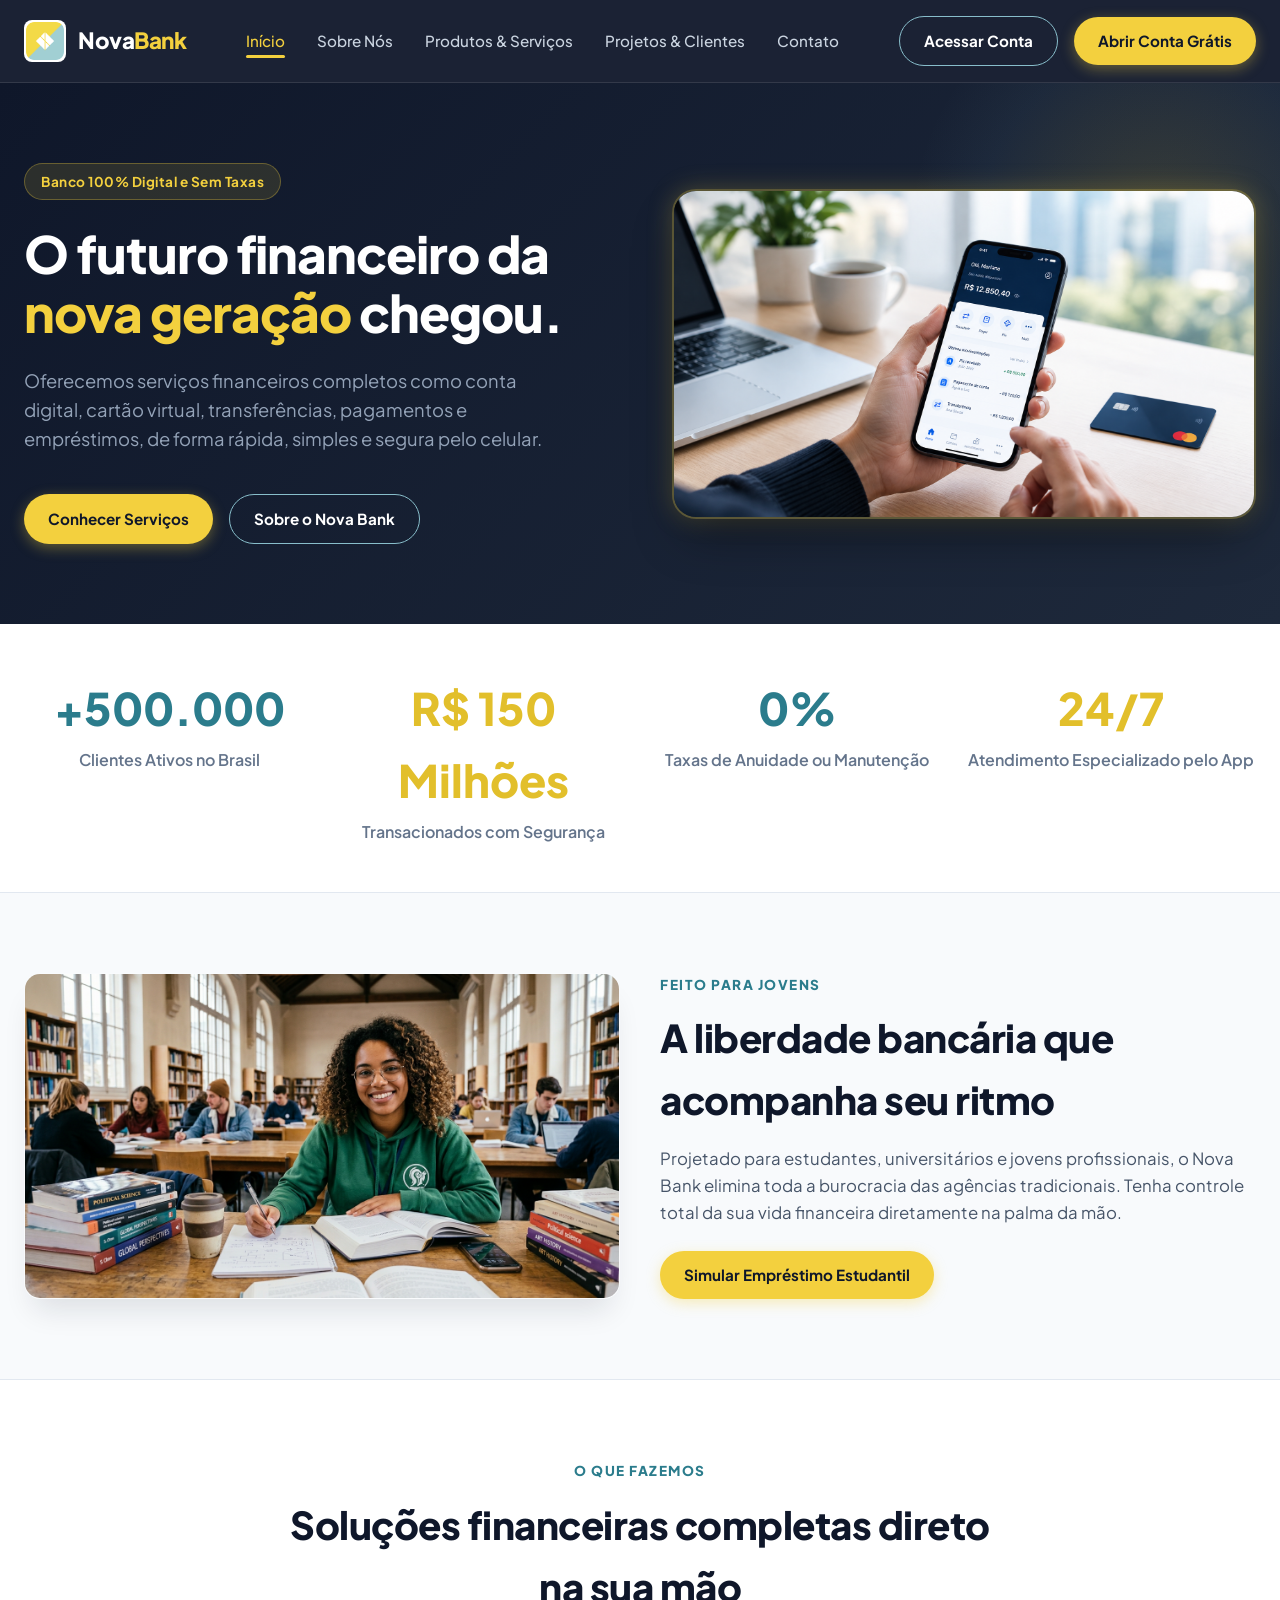
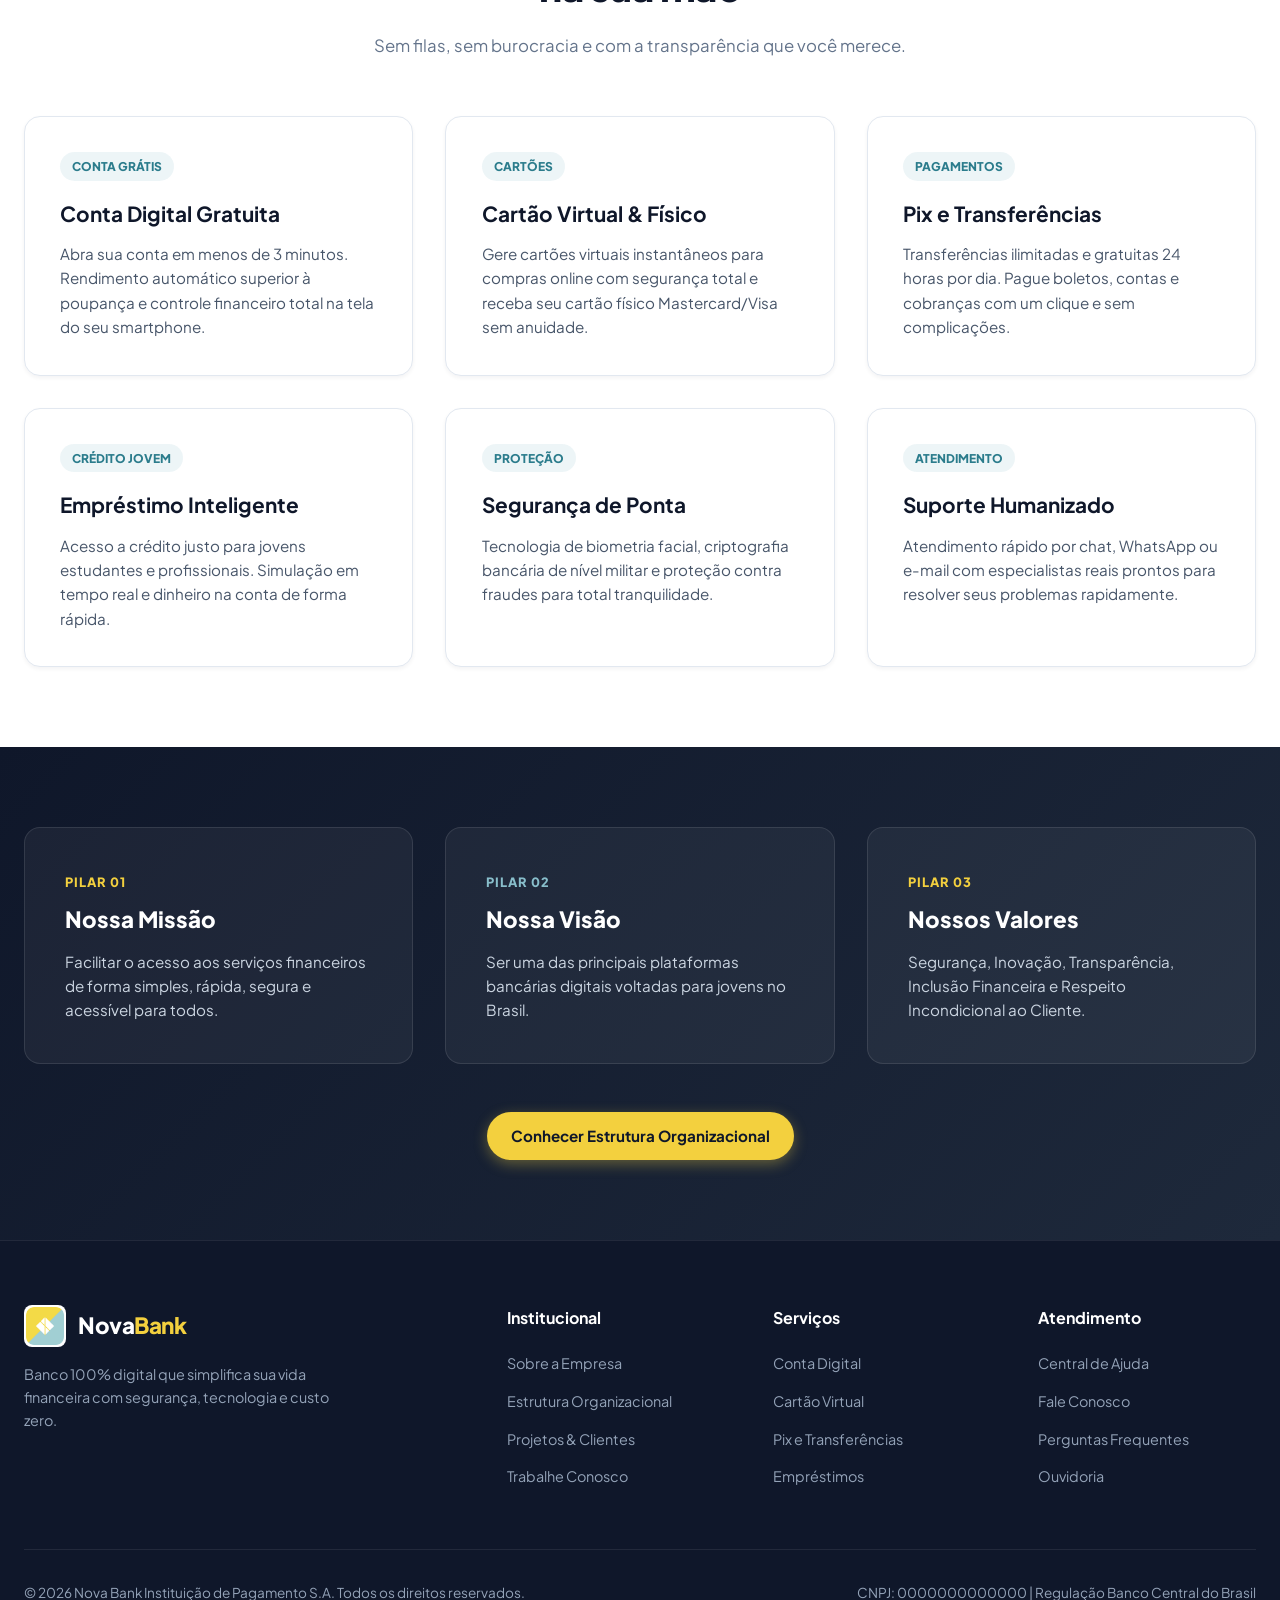
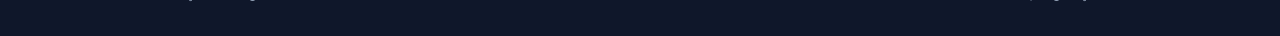
<file: index.html>
<!DOCTYPE html>
<html lang="pt-BR">
<head>
    <meta charset="UTF-8">
    <meta name="viewport" content="width=device-width, initial-scale=1.0">
    <title>Nova Bank - O Banco Digital da Nova Geração</title>
    <link rel="icon" type="image/png" sizes="32x32" href="assets/favicon_32.png">
    <link rel="stylesheet" href="styles.css">
</head>
<body>

    <!-- HEADER / NAVIGATION -->
    <header class="header">
        <div class="nav-container">
            <a href="index.html" class="logo-brand">
                <img src="assets/logo_256.png" alt="Nova Bank Logo" class="logo-img">
                <span class="logo-text">Nova<span>Bank</span></span>
            </a>

            <nav>
                <ul class="nav-links" id="navLinks">
                    <li><a href="index.html" class="nav-link active">Início</a></li>
                    <li><a href="sobre.html" class="nav-link">Sobre Nós</a></li>
                    <li><a href="servicos.html" class="nav-link">Produtos & Serviços</a></li>
                    <li><a href="portfolio.html" class="nav-link">Projetos & Clientes</a></li>
                    <li><a href="contato.html" class="nav-link">Contato</a></li>
                </ul>
            </nav>

            <div class="nav-actions">
                <a href="contato.html" class="btn btn-outline">Acessar Conta</a>
                <a href="contato.html" class="btn btn-primary">Abrir Conta Grátis</a>
            </div>

            <button class="mobile-menu-btn" id="mobileMenuBtn" aria-label="Abrir Menu">&#9776;</button>
        </div>
    </header>

    <!-- HERO SECTION -->
    <section class="hero">
        <div class="hero-grid">
            <div class="hero-content">
                <div class="hero-badge">
                    Banco 100% Digital e Sem Taxas
                </div>
                <h1 class="hero-title">
                    O futuro financeiro da <span class="highlight-yellow">nova geração</span> chegou.
                </h1>
                <p class="hero-subtitle">
                    Oferecemos serviços financeiros completos como conta digital, cartão virtual, transferências, pagamentos e empréstimos, de forma rápida, simples e segura pelo celular.
                </p>
                <div class="hero-buttons">
                    <a href="servicos.html" class="btn btn-primary">Conhecer Serviços</a>
                    <a href="sobre.html" class="btn btn-outline">Sobre o Nova Bank</a>
                </div>
            </div>

            <div class="hero-card-preview">
                <div class="app-preview-wrapper">
                    <img src="assets/ChatGPT Image 21 de set. de 2026, 12_53_38.png" alt="Nova Bank App Interface no Celular">
                </div>
            </div>
        </div>
    </section>

    <!-- STATS BANNER -->
    <section class="section" style="background: white; border-bottom: 1px solid var(--border-color); padding: 3rem 1.5rem;">
        <div class="container grid-4" style="text-align: center;">
            <div>
                <h3 class="sim-result-amount" style="color: var(--primary-teal-dark); font-size: 2.8rem; margin-bottom: 0.2rem;">
                    +<span class="counter" data-target="500000">500.000</span>
                </h3>
                <p style="color: var(--text-muted); font-weight: 600;">Clientes Ativos no Brasil</p>
            </div>
            <div>
                <h3 class="sim-result-amount" style="color: var(--primary-yellow-hover); font-size: 2.8rem; margin-bottom: 0.2rem;">
                    R$ 150 Milhões
                </h3>
                <p style="color: var(--text-muted); font-weight: 600;">Transacionados com Segurança</p>
            </div>
            <div>
                <h3 class="sim-result-amount" style="color: var(--primary-teal-dark); font-size: 2.8rem; margin-bottom: 0.2rem;">
                    0%
                </h3>
                <p style="color: var(--text-muted); font-weight: 600;">Taxas de Anuidade ou Manutenção</p>
            </div>
            <div>
                <h3 class="sim-result-amount" style="color: var(--primary-yellow-hover); font-size: 2.8rem; margin-bottom: 0.2rem;">
                    24/7
                </h3>
                <p style="color: var(--text-muted); font-weight: 600;">Atendimento Especializado pelo App</p>
            </div>
        </div>
    </section>

    <!-- FEATURED IMAGE SECTION -->
    <section class="section">
        <div class="container">
            <div class="grid-2" style="align-items: center;">
                <div class="img-frame">
                    <img src="assets/image (1).png" alt="Estudante utilizando serviços do Nova Bank">
                </div>
                <div>
                    <span class="section-tag">FEITO PARA JOVENS</span>
                    <h2 class="section-title">A liberdade bancária que acompanha seu ritmo</h2>
                    <p class="card-text" style="font-size: 1.05rem; margin-bottom: 1.5rem;">
                        Projetado para estudantes, universitários e jovens profissionais, o Nova Bank elimina toda a burocracia das agências tradicionais. Tenha controle total da sua vida financeira diretamente na palma da mão.
                    </p>
                    <a href="servicos.html" class="btn btn-primary">Simular Empréstimo Estudantil</a>
                </div>
            </div>
        </div>
    </section>

    <!-- KEY SERVICES HIGHLIGHT -->
    <section class="section" style="background: var(--bg-surface); border-top: 1px solid var(--border-color);">
        <div class="container">
            <div class="section-header">
                <span class="section-tag">O QUE FAZEMOS</span>
                <h2 class="section-title">Soluções financeiras completas direto na sua mão</h2>
                <p class="section-subtitle">Sem filas, sem burocracia e com a transparência que você merece.</p>
            </div>

            <div class="grid-3">
                <div class="card">
                    <span class="card-tag-badge">Conta Grátis</span>
                    <h3 class="card-title">Conta Digital Gratuita</h3>
                    <p class="card-text">Abra sua conta em menos de 3 minutos. Rendimento automático superior à poupança e controle financeiro total na tela do seu smartphone.</p>
                </div>

                <div class="card">
                    <span class="card-tag-badge">Cartões</span>
                    <h3 class="card-title">Cartão Virtual & Físico</h3>
                    <p class="card-text">Gere cartões virtuais instantâneos para compras online com segurança total e receba seu cartão físico Mastercard/Visa sem anuidade.</p>
                </div>

                <div class="card">
                    <span class="card-tag-badge">Pagamentos</span>
                    <h3 class="card-title">Pix e Transferências</h3>
                    <p class="card-text">Transferências ilimitadas e gratuitas 24 horas por dia. Pague boletos, contas e cobranças com um clique e sem complicações.</p>
                </div>

                <div class="card">
                    <span class="card-tag-badge">Crédito Jovem</span>
                    <h3 class="card-title">Empréstimo Inteligente</h3>
                    <p class="card-text">Acesso a crédito justo para jovens estudantes e profissionais. Simulação em tempo real e dinheiro na conta de forma rápida.</p>
                </div>

                <div class="card">
                    <span class="card-tag-badge">Proteção</span>
                    <h3 class="card-title">Segurança de Ponta</h3>
                    <p class="card-text">Tecnologia de biometria facial, criptografia bancária de nível militar e proteção contra fraudes para total tranquilidade.</p>
                </div>

                <div class="card">
                    <span class="card-tag-badge">Atendimento</span>
                    <h3 class="card-title">Suporte Humanizado</h3>
                    <p class="card-text">Atendimento rápido por chat, WhatsApp ou e-mail com especialistas reais prontos para resolver seus problemas rapidamente.</p>
                </div>
            </div>
        </div>
    </section>

    <!-- MISSION & VISION PREVIEW -->
    <section class="section" style="background: var(--navy-gradient); color: white;">
        <div class="container grid-3">
            <div style="background: rgba(255,255,255,0.05); padding: 2.5rem; border-radius: var(--radius-md); border: 1px solid rgba(255,255,255,0.1);">
                <span style="color: var(--primary-yellow); font-weight: 800; text-transform: uppercase; font-size: 0.8rem; letter-spacing: 1px;">Pilar 01</span>
                <h3 style="font-size: 1.4rem; font-weight: 800; margin: 0.5rem 0 0.75rem 0;">Nossa Missão</h3>
                <p style="color: #CBD5E1; font-size: 0.95rem;">Facilitar o acesso aos serviços financeiros de forma simples, rápida, segura e acessível para todos.</p>
            </div>

            <div style="background: rgba(255,255,255,0.05); padding: 2.5rem; border-radius: var(--radius-md); border: 1px solid rgba(255,255,255,0.1);">
                <span style="color: var(--primary-teal); font-weight: 800; text-transform: uppercase; font-size: 0.8rem; letter-spacing: 1px;">Pilar 02</span>
                <h3 style="font-size: 1.4rem; font-weight: 800; margin: 0.5rem 0 0.75rem 0;">Nossa Visão</h3>
                <p style="color: #CBD5E1; font-size: 0.95rem;">Ser uma das principais plataformas bancárias digitais voltadas para jovens no Brasil.</p>
            </div>

            <div style="background: rgba(255,255,255,0.05); padding: 2.5rem; border-radius: var(--radius-md); border: 1px solid rgba(255,255,255,0.1);">
                <span style="color: var(--primary-yellow); font-weight: 800; text-transform: uppercase; font-size: 0.8rem; letter-spacing: 1px;">Pilar 03</span>
                <h3 style="font-size: 1.4rem; font-weight: 800; margin: 0.5rem 0 0.75rem 0;">Nossos Valores</h3>
                <p style="color: #CBD5E1; font-size: 0.95rem;">Segurança, Inovação, Transparência, Inclusão Financeira e Respeito Incondicional ao Cliente.</p>
            </div>
        </div>
        <div style="text-align: center; margin-top: 3rem;">
            <a href="sobre.html" class="btn btn-primary">Conhecer Estrutura Organizacional</a>
        </div>
    </section>

    <!-- FOOTER -->
    <footer class="footer">
        <div class="footer-grid">
            <div class="footer-brand">
                <a href="index.html" class="logo-brand">
                    <img src="assets/logo_256.png" alt="Nova Bank Logo" class="logo-img">
                    <span class="logo-text">Nova<span>Bank</span></span>
                </a>
                <p>Banco 100% digital que simplifica sua vida financeira com segurança, tecnologia e custo zero.</p>
            </div>

            <div>
                <h4 class="footer-title">Institucional</h4>
                <ul class="footer-links">
                    <li><a href="sobre.html">Sobre a Empresa</a></li>
                    <li><a href="sobre.html#estrutura">Estrutura Organizacional</a></li>
                    <li><a href="portfolio.html">Projetos & Clientes</a></li>
                    <li><a href="contato.html">Trabalhe Conosco</a></li>
                </ul>
            </div>

            <div>
                <h4 class="footer-title">Serviços</h4>
                <ul class="footer-links">
                    <li><a href="servicos.html">Conta Digital</a></li>
                    <li><a href="servicos.html">Cartão Virtual</a></li>
                    <li><a href="servicos.html">Pix e Transferências</a></li>
                    <li><a href="servicos.html">Empréstimos</a></li>
                </ul>
            </div>

            <div>
                <h4 class="footer-title">Atendimento</h4>
                <ul class="footer-links">
                    <li><a href="contato.html">Central de Ajuda</a></li>
                    <li><a href="contato.html">Fale Conosco</a></li>
                    <li><a href="contato.html#faq">Perguntas Frequentes</a></li>
                    <li><a href="contato.html">Ouvidoria</a></li>
                </ul>
            </div>
        </div>

        <div class="footer-bottom">
            <p>&copy; 2026 Nova Bank Instituição de Pagamento S.A. Todos os direitos reservados.</p>
            <p>CNPJ: 0000000000000 | Regulação Banco Central do Brasil</p>
        </div>
    </footer>

    <script src="script.js"></script>
</body>
</html>
</file>
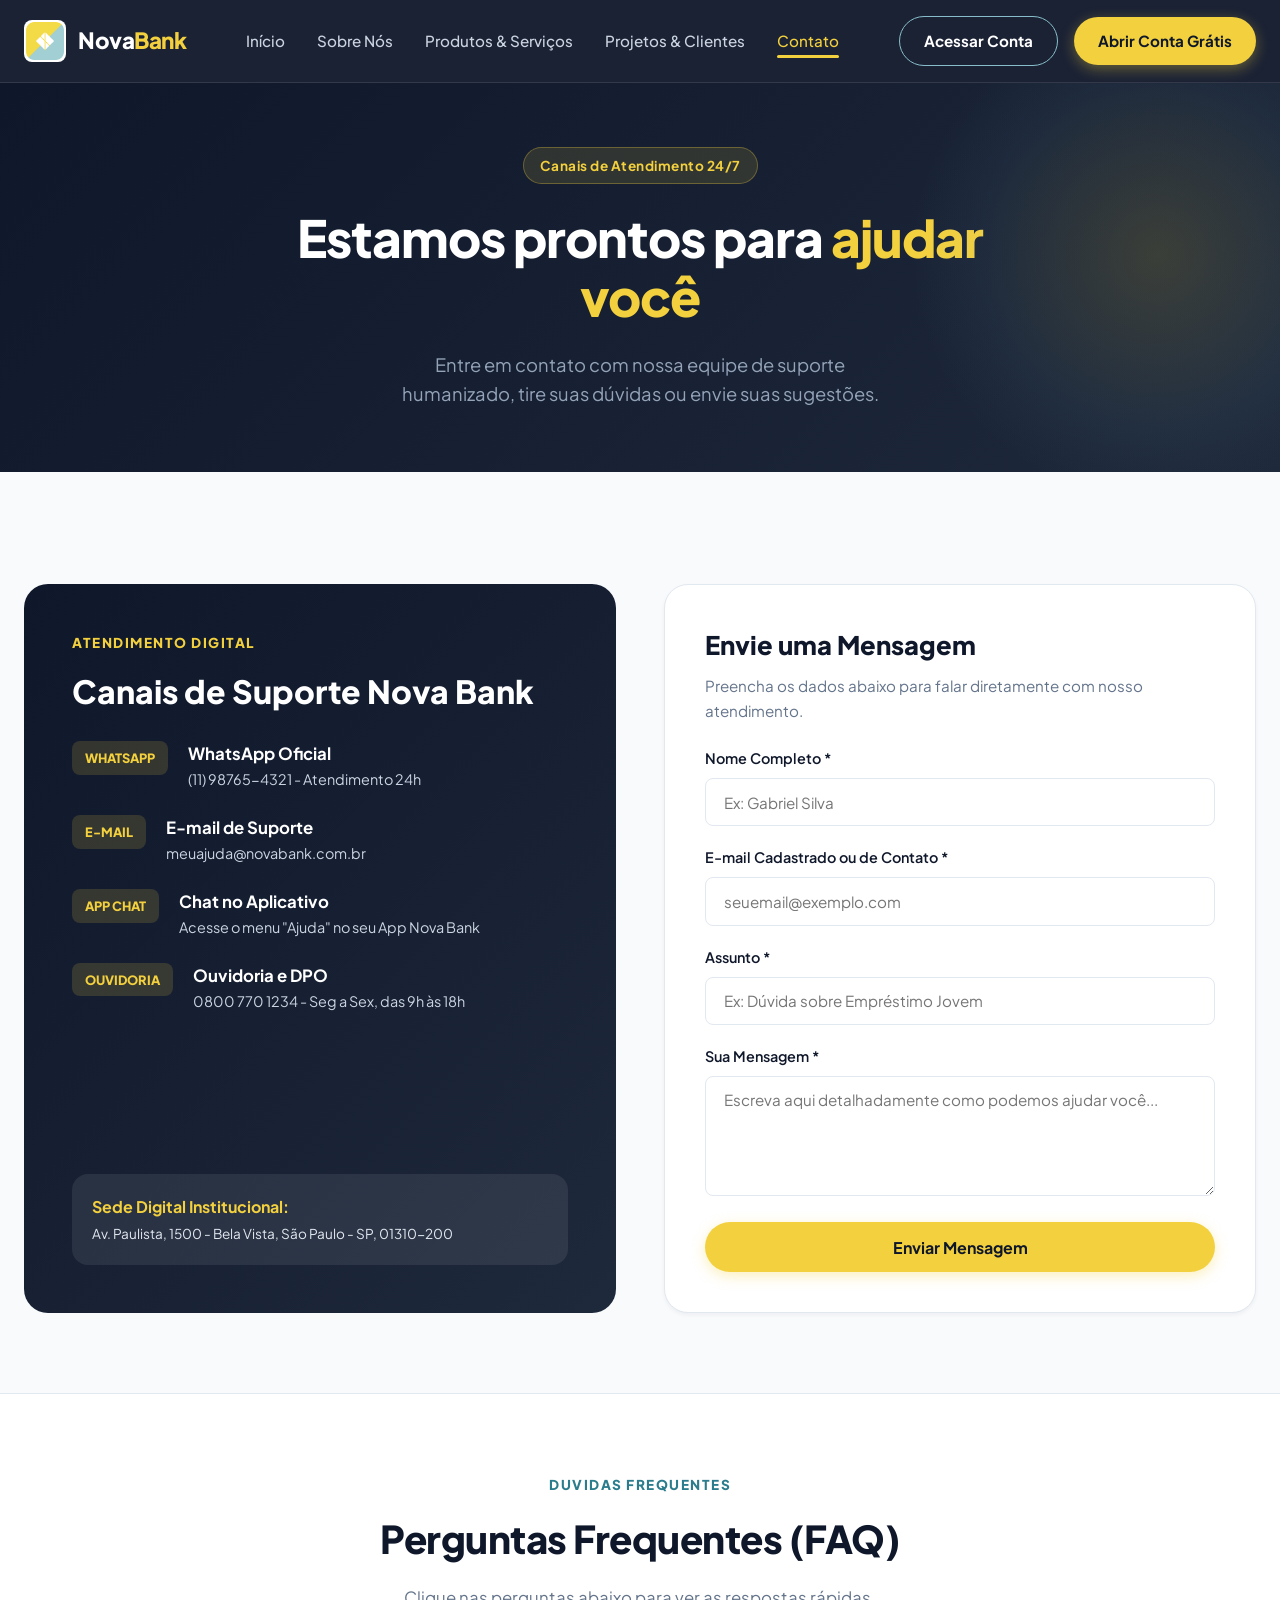
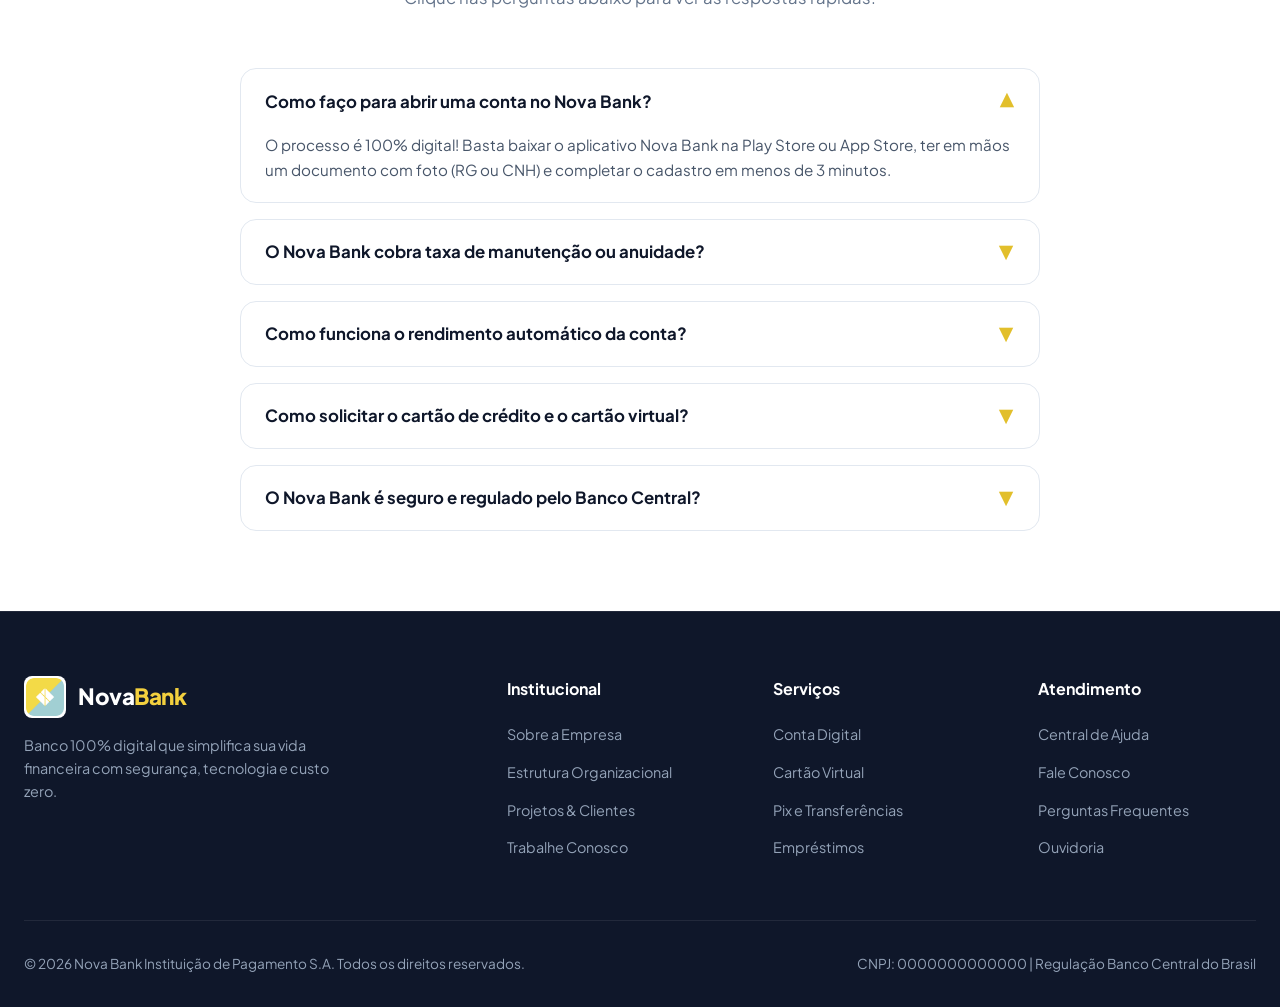
<file: contato.html>
<!DOCTYPE html>
<html lang="pt-BR">
<head>
    <meta charset="UTF-8">
    <meta name="viewport" content="width=device-width, initial-scale=1.0">
    <title>Nova Bank - Contato e Central de Ajuda</title>
    <link rel="icon" type="image/png" sizes="32x32" href="assets/favicon_32.png">
    <link rel="stylesheet" href="styles.css">
</head>
<body>

    <!-- HEADER / NAVIGATION -->
    <header class="header">
        <div class="nav-container">
            <a href="index.html" class="logo-brand">
                <img src="assets/logo_256.png" alt="Nova Bank Logo" class="logo-img">
                <span class="logo-text">Nova<span>Bank</span></span>
            </a>

            <nav>
                <ul class="nav-links" id="navLinks">
                    <li><a href="index.html" class="nav-link">Início</a></li>
                    <li><a href="sobre.html" class="nav-link">Sobre Nós</a></li>
                    <li><a href="servicos.html" class="nav-link">Produtos & Serviços</a></li>
                    <li><a href="portfolio.html" class="nav-link">Projetos & Clientes</a></li>
                    <li><a href="contato.html" class="nav-link active">Contato</a></li>
                </ul>
            </nav>

            <div class="nav-actions">
                <a href="contato.html" class="btn btn-outline">Acessar Conta</a>
                <a href="contato.html" class="btn btn-primary">Abrir Conta Grátis</a>
            </div>

            <button class="mobile-menu-btn" id="mobileMenuBtn" aria-label="Abrir Menu">&#9776;</button>
        </div>
    </header>

    <!-- PAGE HERO BANNER -->
    <section class="hero" style="padding: 4rem 1.5rem; text-align: center;">
        <div class="container" style="max-width: 800px;">
            <div class="hero-badge">Canais de Atendimento 24/7</div>
            <h1 class="hero-title">Estamos prontos para <span class="highlight-yellow">ajudar você</span></h1>
            <p class="hero-subtitle" style="margin: 0 auto;">
                Entre em contato com nossa equipe de suporte humanizado, tire suas dúvidas ou envie suas sugestões.
            </p>
        </div>
    </section>

    <!-- CONTACT FORM & INFO GRID -->
    <section class="section">
        <div class="container">
            <div class="contact-grid">
                <!-- CONTACT INFO CARD -->
                <div class="contact-info-card">
                    <div>
                        <span class="section-tag" style="color: var(--primary-yellow);">ATENDIMENTO DIGITAL</span>
                        <h2 style="font-size: 2rem; font-weight: 800; margin-bottom: 1.5rem;">Canais de Suporte Nova Bank</h2>
                        
                        <div class="contact-item">
                            <span class="contact-item-icon-badge">WhatsApp</span>
                            <div>
                                <strong style="display: block; font-size: 1.05rem;">WhatsApp Oficial</strong>
                                <p style="color: #CBD5E1; font-size: 0.9rem;">(11) 98765-4321 - Atendimento 24h</p>
                            </div>
                        </div>

                        <div class="contact-item">
                            <span class="contact-item-icon-badge">E-mail</span>
                            <div>
                                <strong style="display: block; font-size: 1.05rem;">E-mail de Suporte</strong>
                                <p style="color: #CBD5E1; font-size: 0.9rem;">meuajuda@novabank.com.br</p>
                            </div>
                        </div>

                        <div class="contact-item">
                            <span class="contact-item-icon-badge">App Chat</span>
                            <div>
                                <strong style="display: block; font-size: 1.05rem;">Chat no Aplicativo</strong>
                                <p style="color: #CBD5E1; font-size: 0.9rem;">Acesse o menu "Ajuda" no seu App Nova Bank</p>
                            </div>
                        </div>

                        <div class="contact-item">
                            <span class="contact-item-icon-badge">Ouvidoria</span>
                            <div>
                                <strong style="display: block; font-size: 1.05rem;">Ouvidoria e DPO</strong>
                                <p style="color: #CBD5E1; font-size: 0.9rem;">0800 770 1234 - Seg a Sex, das 9h às 18h</p>
                            </div>
                        </div>
                    </div>

                    <div style="background: rgba(255,255,255,0.08); padding: 1.25rem; border-radius: var(--radius-md); margin-top: 1.5rem;">
                        <span style="color: var(--primary-yellow); font-weight: 700;">Sede Digital Institucional:</span>
                        <p style="font-size: 0.85rem; color: #E2E8F0; margin-top: 0.25rem;">
                            Av. Paulista, 1500 - Bela Vista, São Paulo - SP, 01310-200
                        </p>
                    </div>
                </div>

                <!-- FORM BOX -->
                <div class="form-box">
                    <h3 style="font-size: 1.6rem; font-weight: 800; margin-bottom: 0.5rem; color: var(--text-primary);">Envie uma Mensagem</h3>
                    <p style="color: var(--text-muted); font-size: 0.95rem; margin-bottom: 1.5rem;">Preencha os dados abaixo para falar diretamente com nosso atendimento.</p>

                    <div id="formFeedback" style="display: none;"></div>

                    <form id="contactForm">
                        <div class="form-group">
                            <label class="form-label" for="formName">Nome Completo *</label>
                            <input type="text" id="formName" class="form-control" placeholder="Ex: Gabriel Silva" required>
                        </div>

                        <div class="form-group">
                            <label class="form-label" for="formEmail">E-mail Cadastrado ou de Contato *</label>
                            <input type="email" id="formEmail" class="form-control" placeholder="seuemail@exemplo.com" required>
                        </div>

                        <div class="form-group">
                            <label class="form-label" for="formSubject">Assunto *</label>
                            <input type="text" id="formSubject" class="form-control" placeholder="Ex: Dúvida sobre Empréstimo Jovem" required>
                        </div>

                        <div class="form-group">
                            <label class="form-label" for="formMessage">Sua Mensagem *</label>
                            <textarea id="formMessage" class="form-control" placeholder="Escreva aqui detalhadamente como podemos ajudar você..." required></textarea>
                        </div>

                        <button type="submit" class="btn btn-primary" style="width: 100%; font-size: 1rem; padding: 0.9rem;">
                            Enviar Mensagem
                        </button>
                    </form>
                </div>
            </div>
        </div>
    </section>

    <!-- FAQ ACCORDION SECTION -->
    <section class="section" id="faq" style="background: var(--bg-surface); border-top: 1px solid var(--border-color);">
        <div class="container">
            <div class="section-header">
                <span class="section-tag">DUVIDAS FREQUENTES</span>
                <h2 class="section-title">Perguntas Frequentes (FAQ)</h2>
                <p class="section-subtitle">Clique nas perguntas abaixo para ver as respostas rápidas.</p>
            </div>

            <div class="faq-container">
                <div class="faq-item active">
                    <button class="faq-question">
                        <span>Como faço para abrir uma conta no Nova Bank?</span>
                        <span class="faq-icon">▼</span>
                    </button>
                    <div class="faq-answer">
                        <p>O processo é 100% digital! Basta baixar o aplicativo Nova Bank na Play Store ou App Store, ter em mãos um documento com foto (RG ou CNH) e completar o cadastro em menos de 3 minutos.</p>
                    </div>
                </div>

                <div class="faq-item">
                    <button class="faq-question">
                        <span>O Nova Bank cobra taxa de manutenção ou anuidade?</span>
                        <span class="faq-icon">▼</span>
                    </button>
                    <div class="faq-answer">
                        <p>Não! A conta digital e o cartão Nova Bank são totalmente isentos de taxas de manutenção, mensalidades ou anuidade.</p>
                    </div>
                </div>

                <div class="faq-item">
                    <button class="faq-question">
                        <span>Como funciona o rendimento automático da conta?</span>
                        <span class="faq-icon">▼</span>
                    </button>
                    <div class="faq-answer">
                        <p>Todo saldo mantido na sua conta principal ou nas Caixinhas rende automaticamente 100% do CDI em todos os dias úteis, com liquidez imediata para você resgatar quando quiser.</p>
                    </div>
                </div>

                <div class="faq-item">
                    <button class="faq-question">
                        <span>Como solicitar o cartão de crédito e o cartão virtual?</span>
                        <span class="faq-icon">▼</span>
                    </button>
                    <div class="faq-answer">
                        <p>Assim que sua conta for aprovada, você pode gerar cartões virtuais gratuitamente no app imediatamente. O pedido do cartão físico pode ser feito no menu "Cartões" do aplicativo.</p>
                    </div>
                </div>

                <div class="faq-item">
                    <button class="faq-question">
                        <span>O Nova Bank é seguro e regulado pelo Banco Central?</span>
                        <span class="faq-icon">▼</span>
                    </button>
                    <div class="faq-answer">
                        <p>Sim! O Nova Bank opera em estrita conformidade com todas as resoluções do Banco Central do Brasil, contando com criptografia de ponta e biometria para proteção total dos seus fundos.</p>
                    </div>
                </div>
            </div>
        </div>
    </section>

    <!-- FOOTER -->
    <footer class="footer">
        <div class="footer-grid">
            <div class="footer-brand">
                <a href="index.html" class="logo-brand">
                    <img src="assets/logo_256.png" alt="Nova Bank Logo" class="logo-img">
                    <span class="logo-text">Nova<span>Bank</span></span>
                </a>
                <p>Banco 100% digital que simplifica sua vida financeira com segurança, tecnologia e custo zero.</p>
            </div>

            <div>
                <h4 class="footer-title">Institucional</h4>
                <ul class="footer-links">
                    <li><a href="sobre.html">Sobre a Empresa</a></li>
                    <li><a href="sobre.html#estrutura">Estrutura Organizacional</a></li>
                    <li><a href="portfolio.html">Projetos & Clientes</a></li>
                    <li><a href="contato.html">Trabalhe Conosco</a></li>
                </ul>
            </div>

            <div>
                <h4 class="footer-title">Serviços</h4>
                <ul class="footer-links">
                    <li><a href="servicos.html">Conta Digital</a></li>
                    <li><a href="servicos.html">Cartão Virtual</a></li>
                    <li><a href="servicos.html">Pix e Transferências</a></li>
                    <li><a href="servicos.html">Empréstimos</a></li>
                </ul>
            </div>

            <div>
                <h4 class="footer-title">Atendimento</h4>
                <ul class="footer-links">
                    <li><a href="contato.html">Central de Ajuda</a></li>
                    <li><a href="contato.html">Fale Conosco</a></li>
                    <li><a href="contato.html#faq">Perguntas Frequentes</a></li>
                    <li><a href="contato.html">Ouvidoria</a></li>
                </ul>
            </div>
        </div>

        <div class="footer-bottom">
            <p>&copy; 2026 Nova Bank Instituição de Pagamento S.A. Todos os direitos reservados.</p>
            <p>CNPJ: 0000000000000 | Regulação Banco Central do Brasil</p>
        </div>
    </footer>

    <script src="script.js"></script>
</body>
</html>
</file>
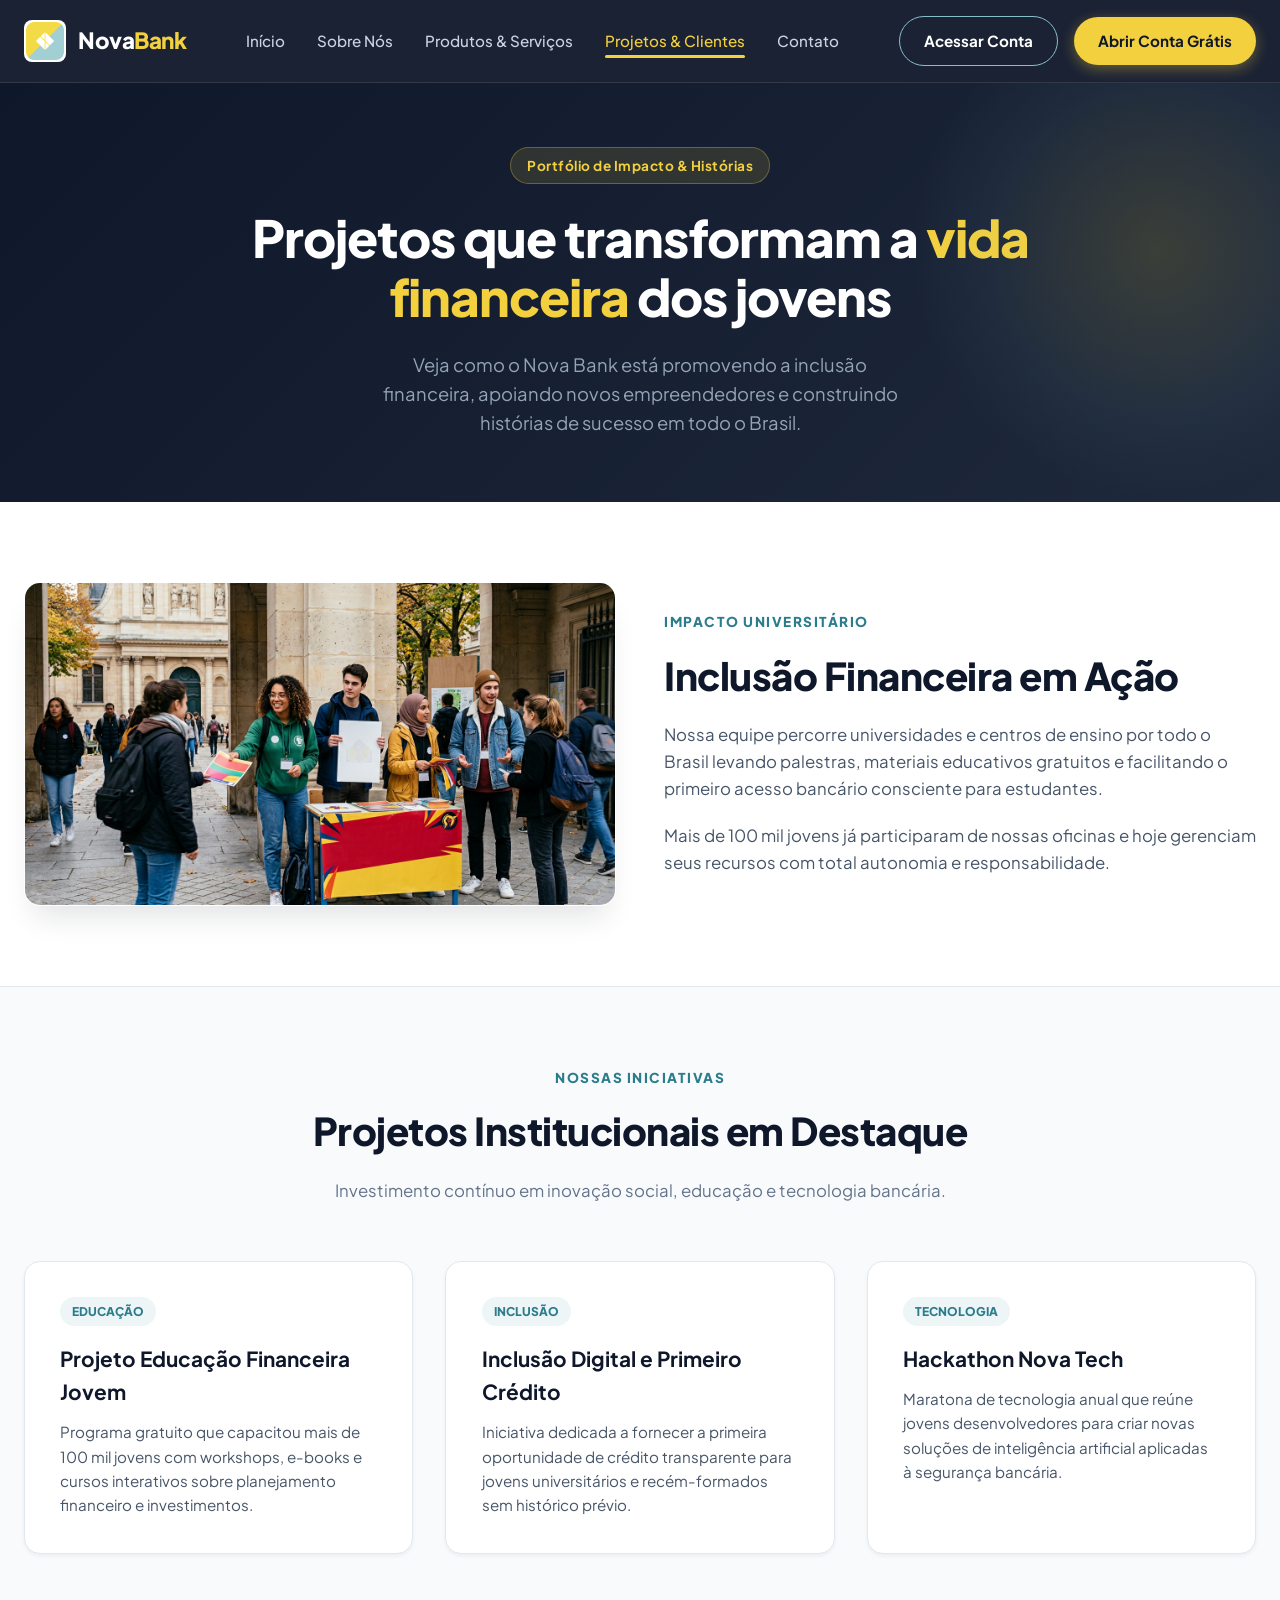
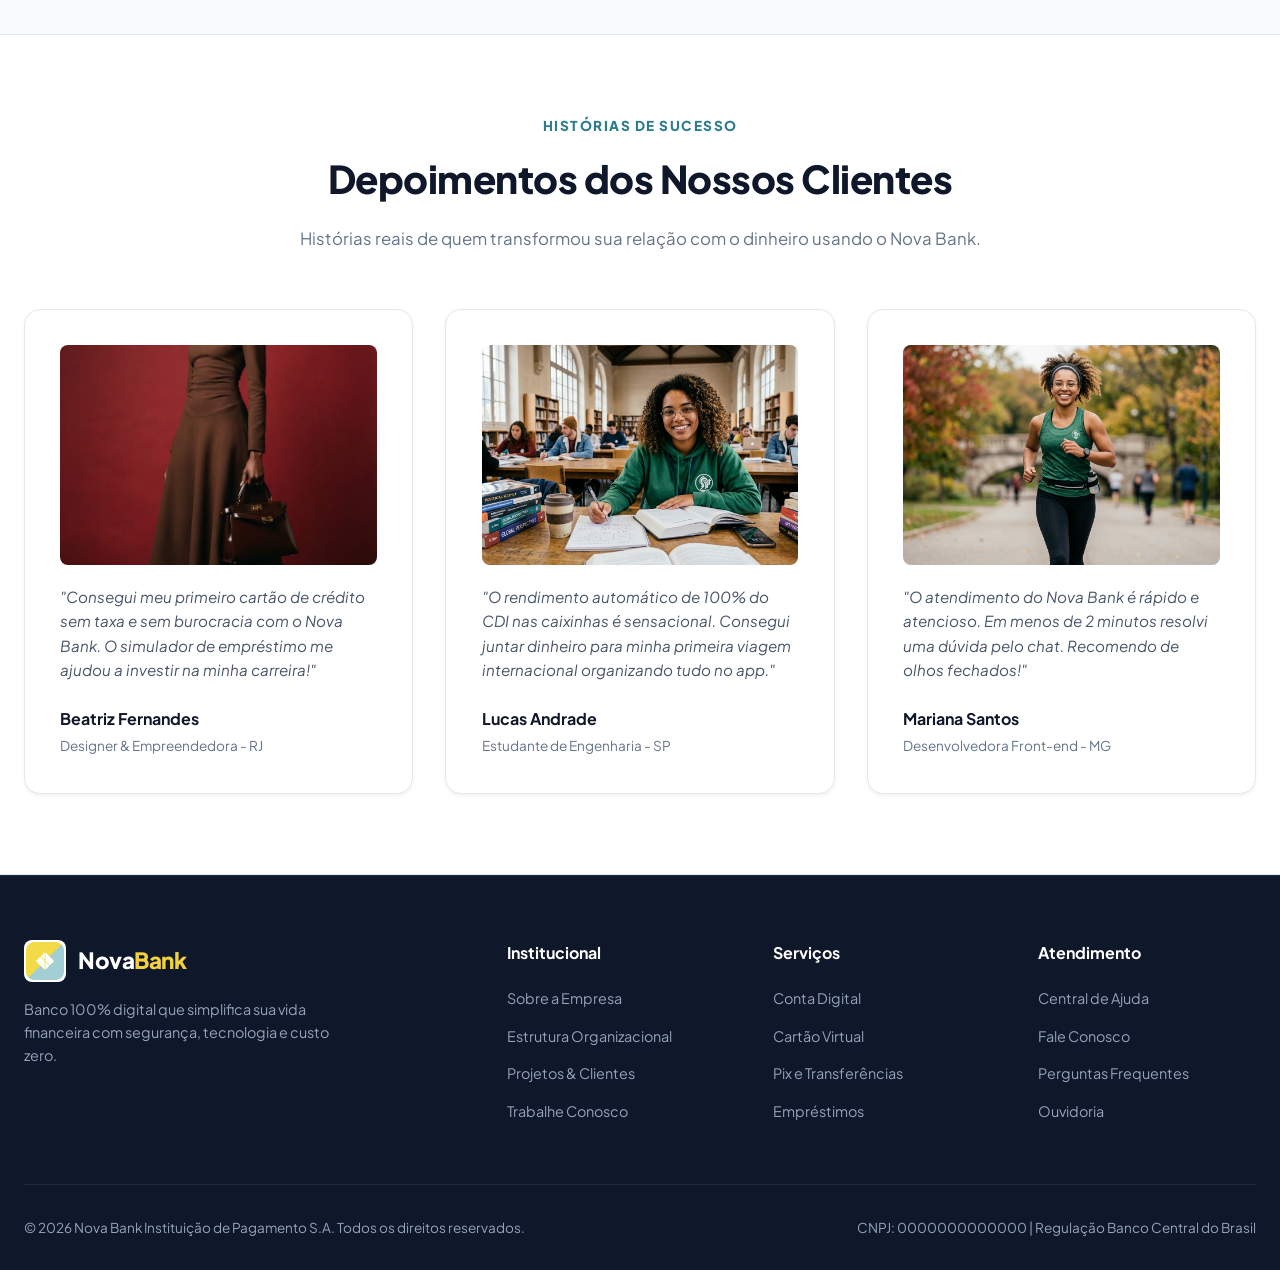
<file: portfolio.html>
<!DOCTYPE html>
<html lang="pt-BR">
<head>
    <meta charset="UTF-8">
    <meta name="viewport" content="width=device-width, initial-scale=1.0">
    <title>Nova Bank - Projetos, Clientes e Impacto Social</title>
    <link rel="icon" type="image/png" sizes="32x32" href="assets/favicon_32.png">
    <link rel="stylesheet" href="styles.css">
</head>
<body>

    <!-- HEADER / NAVIGATION -->
    <header class="header">
        <div class="nav-container">
            <a href="index.html" class="logo-brand">
                <img src="assets/logo_256.png" alt="Nova Bank Logo" class="logo-img">
                <span class="logo-text">Nova<span>Bank</span></span>
            </a>

            <nav>
                <ul class="nav-links" id="navLinks">
                    <li><a href="index.html" class="nav-link">Início</a></li>
                    <li><a href="sobre.html" class="nav-link">Sobre Nós</a></li>
                    <li><a href="servicos.html" class="nav-link">Produtos & Serviços</a></li>
                    <li><a href="portfolio.html" class="nav-link active">Projetos & Clientes</a></li>
                    <li><a href="contato.html" class="nav-link">Contato</a></li>
                </ul>
            </nav>

            <div class="nav-actions">
                <a href="contato.html" class="btn btn-outline">Acessar Conta</a>
                <a href="contato.html" class="btn btn-primary">Abrir Conta Grátis</a>
            </div>

            <button class="mobile-menu-btn" id="mobileMenuBtn" aria-label="Abrir Menu">&#9776;</button>
        </div>
    </header>

    <!-- PAGE HERO BANNER -->
    <section class="hero" style="padding: 4rem 1.5rem; text-align: center;">
        <div class="container" style="max-width: 800px;">
            <div class="hero-badge">Portfólio de Impacto & Histórias</div>
            <h1 class="hero-title">Projetos que transformam a <span class="highlight-yellow">vida financeira</span> dos jovens</h1>
            <p class="hero-subtitle" style="margin: 0 auto;">
                Veja como o Nova Bank está promovendo a inclusão financeira, apoiando novos empreendedores e construindo histórias de sucesso em todo o Brasil.
            </p>
        </div>
    </section>

    <!-- FEATURED IMAGE PROJECT BANNER -->
    <section class="section" style="background: white; border-bottom: 1px solid var(--border-color);">
        <div class="container">
            <div class="grid-2" style="align-items: center; gap: 3rem;">
                <div class="img-frame">
                    <img src="assets/image.png" alt="Ação de educação financeira jovem nos campi universitários">
                </div>
                <div>
                    <span class="section-tag">IMPACTO UNIVERSITÁRIO</span>
                    <h2 class="section-title">Inclusão Financeira em Ação</h2>
                    <p class="card-text" style="font-size: 1.05rem; margin-bottom: 1.25rem;">
                        Nossa equipe percorre universidades e centros de ensino por todo o Brasil levando palestras, materiais educativos gratuitos e facilitando o primeiro acesso bancário consciente para estudantes.
                    </p>
                    <p class="card-text" style="font-size: 1.05rem;">
                        Mais de 100 mil jovens já participaram de nossas oficinas e hoje gerenciam seus recursos com total autonomia e responsabilidade.
                    </p>
                </div>
            </div>
        </div>
    </section>

    <!-- STRATEGIC PROJECTS PORTFOLIO -->
    <section class="section">
        <div class="container">
            <div class="section-header">
                <span class="section-tag">NOSSAS INICIATIVAS</span>
                <h2 class="section-title">Projetos Institucionais em Destaque</h2>
                <p class="section-subtitle">Investimento contínuo em inovação social, educação e tecnologia bancária.</p>
            </div>

            <div class="grid-3">
                <div class="card">
                    <span class="card-tag-badge">Educação</span>
                    <h3 class="card-title">Projeto Educação Financeira Jovem</h3>
                    <p class="card-text">
                        Programa gratuito que capacitou mais de 100 mil jovens com workshops, e-books e cursos interativos sobre planejamento financeiro e investimentos.
                    </p>
                </div>

                <div class="card">
                    <span class="card-tag-badge">Inclusão</span>
                    <h3 class="card-title">Inclusão Digital e Primeiro Crédito</h3>
                    <p class="card-text">
                        Iniciativa dedicada a fornecer a primeira oportunidade de crédito transparente para jovens universitários e recém-formados sem histórico prévio.
                    </p>
                </div>

                <div class="card">
                    <span class="card-tag-badge">Tecnologia</span>
                    <h3 class="card-title">Hackathon Nova Tech</h3>
                    <p class="card-text">
                        Maratona de tecnologia anual que reúne jovens desenvolvedores para criar novas soluções de inteligência artificial aplicadas à segurança bancária.
                    </p>
                </div>
            </div>
        </div>
    </section>

    <!-- CUSTOMER SUCCESS STORIES (CASOS DE SUCESSO) -->
    <section class="section" style="background: var(--bg-surface); border-top: 1px solid var(--border-color); border-bottom: 1px solid var(--border-color);">
        <div class="container">
            <div class="section-header">
                <span class="section-tag">HISTÓRIAS DE SUCESSO</span>
                <h2 class="section-title">Depoimentos dos Nossos Clientes</h2>
                <p class="section-subtitle">Histórias reais de quem transformou sua relação com o dinheiro usando o Nova Bank.</p>
            </div>

            <div class="grid-3">
                <div class="card" style="position: relative;">
                    <div class="card-image-box">
                        <img src="assets/image.jpeg" alt="Cliente Nova Bank">
                    </div>
                    <p class="card-text" style="font-style: italic; margin-bottom: 1.5rem;">
                        "Consegui meu primeiro cartão de crédito sem taxa e sem burocracia com o Nova Bank. O simulador de empréstimo me ajudou a investir na minha carreira!"
                    </p>
                    <div style="display: flex; align-items: center; gap: 1rem; margin-top: auto;">
                        <div>
                            <strong style="display: block; color: var(--text-primary);">Beatriz Fernandes</strong>
                            <span style="font-size: 0.85rem; color: var(--text-muted);">Designer & Empreendedora - RJ</span>
                        </div>
                    </div>
                </div>

                <div class="card" style="position: relative;">
                    <div class="card-image-box">
                        <img src="assets/image (1).png" alt="Estudante Cliente Nova Bank">
                    </div>
                    <p class="card-text" style="font-style: italic; margin-bottom: 1.5rem;">
                        "O rendimento automático de 100% do CDI nas caixinhas é sensacional. Consegui juntar dinheiro para minha primeira viagem internacional organizando tudo no app."
                    </p>
                    <div style="display: flex; align-items: center; gap: 1rem; margin-top: auto;">
                        <div>
                            <strong style="display: block; color: var(--text-primary);">Lucas Andrade</strong>
                            <span style="font-size: 0.85rem; color: var(--text-muted);">Estudante de Engenharia - SP</span>
                        </div>
                    </div>
                </div>

                <div class="card" style="position: relative;">
                    <div class="card-image-box">
                        <img src="assets/image (2).png" alt="Jovem profissional cliente Nova Bank">
                    </div>
                    <p class="card-text" style="font-style: italic; margin-bottom: 1.5rem;">
                        "O atendimento do Nova Bank é rápido e atencioso. Em menos de 2 minutos resolvi uma dúvida pelo chat. Recomendo de olhos fechados!"
                    </p>
                    <div style="display: flex; align-items: center; gap: 1rem; margin-top: auto;">
                        <div>
                            <strong style="display: block; color: var(--text-primary);">Mariana Santos</strong>
                            <span style="font-size: 0.85rem; color: var(--text-muted);">Desenvolvedora Front-end - MG</span>
                        </div>
                    </div>
                </div>
            </div>
        </div>
    </section>

    <!-- FOOTER -->
    <footer class="footer">
        <div class="footer-grid">
            <div class="footer-brand">
                <a href="index.html" class="logo-brand">
                    <img src="assets/logo_256.png" alt="Nova Bank Logo" class="logo-img">
                    <span class="logo-text">Nova<span>Bank</span></span>
                </a>
                <p>Banco 100% digital que simplifica sua vida financeira com segurança, tecnologia e custo zero.</p>
            </div>

            <div>
                <h4 class="footer-title">Institucional</h4>
                <ul class="footer-links">
                    <li><a href="sobre.html">Sobre a Empresa</a></li>
                    <li><a href="sobre.html#estrutura">Estrutura Organizacional</a></li>
                    <li><a href="portfolio.html">Projetos & Clientes</a></li>
                    <li><a href="contato.html">Trabalhe Conosco</a></li>
                </ul>
            </div>

            <div>
                <h4 class="footer-title">Serviços</h4>
                <ul class="footer-links">
                    <li><a href="servicos.html">Conta Digital</a></li>
                    <li><a href="servicos.html">Cartão Virtual</a></li>
                    <li><a href="servicos.html">Pix e Transferências</a></li>
                    <li><a href="servicos.html">Empréstimos</a></li>
                </ul>
            </div>

            <div>
                <h4 class="footer-title">Atendimento</h4>
                <ul class="footer-links">
                    <li><a href="contato.html">Central de Ajuda</a></li>
                    <li><a href="contato.html">Fale Conosco</a></li>
                    <li><a href="contato.html#faq">Perguntas Frequentes</a></li>
                    <li><a href="contato.html">Ouvidoria</a></li>
                </ul>
            </div>
        </div>

        <div class="footer-bottom">
            <p>&copy; 2026 Nova Bank Instituição de Pagamento S.A. Todos os direitos reservados.</p>
            <p>CNPJ: 0000000000000 | Regulação Banco Central do Brasil</p>
        </div>
    </footer>

    <script src="script.js"></script>
</body>
</html>
</file>
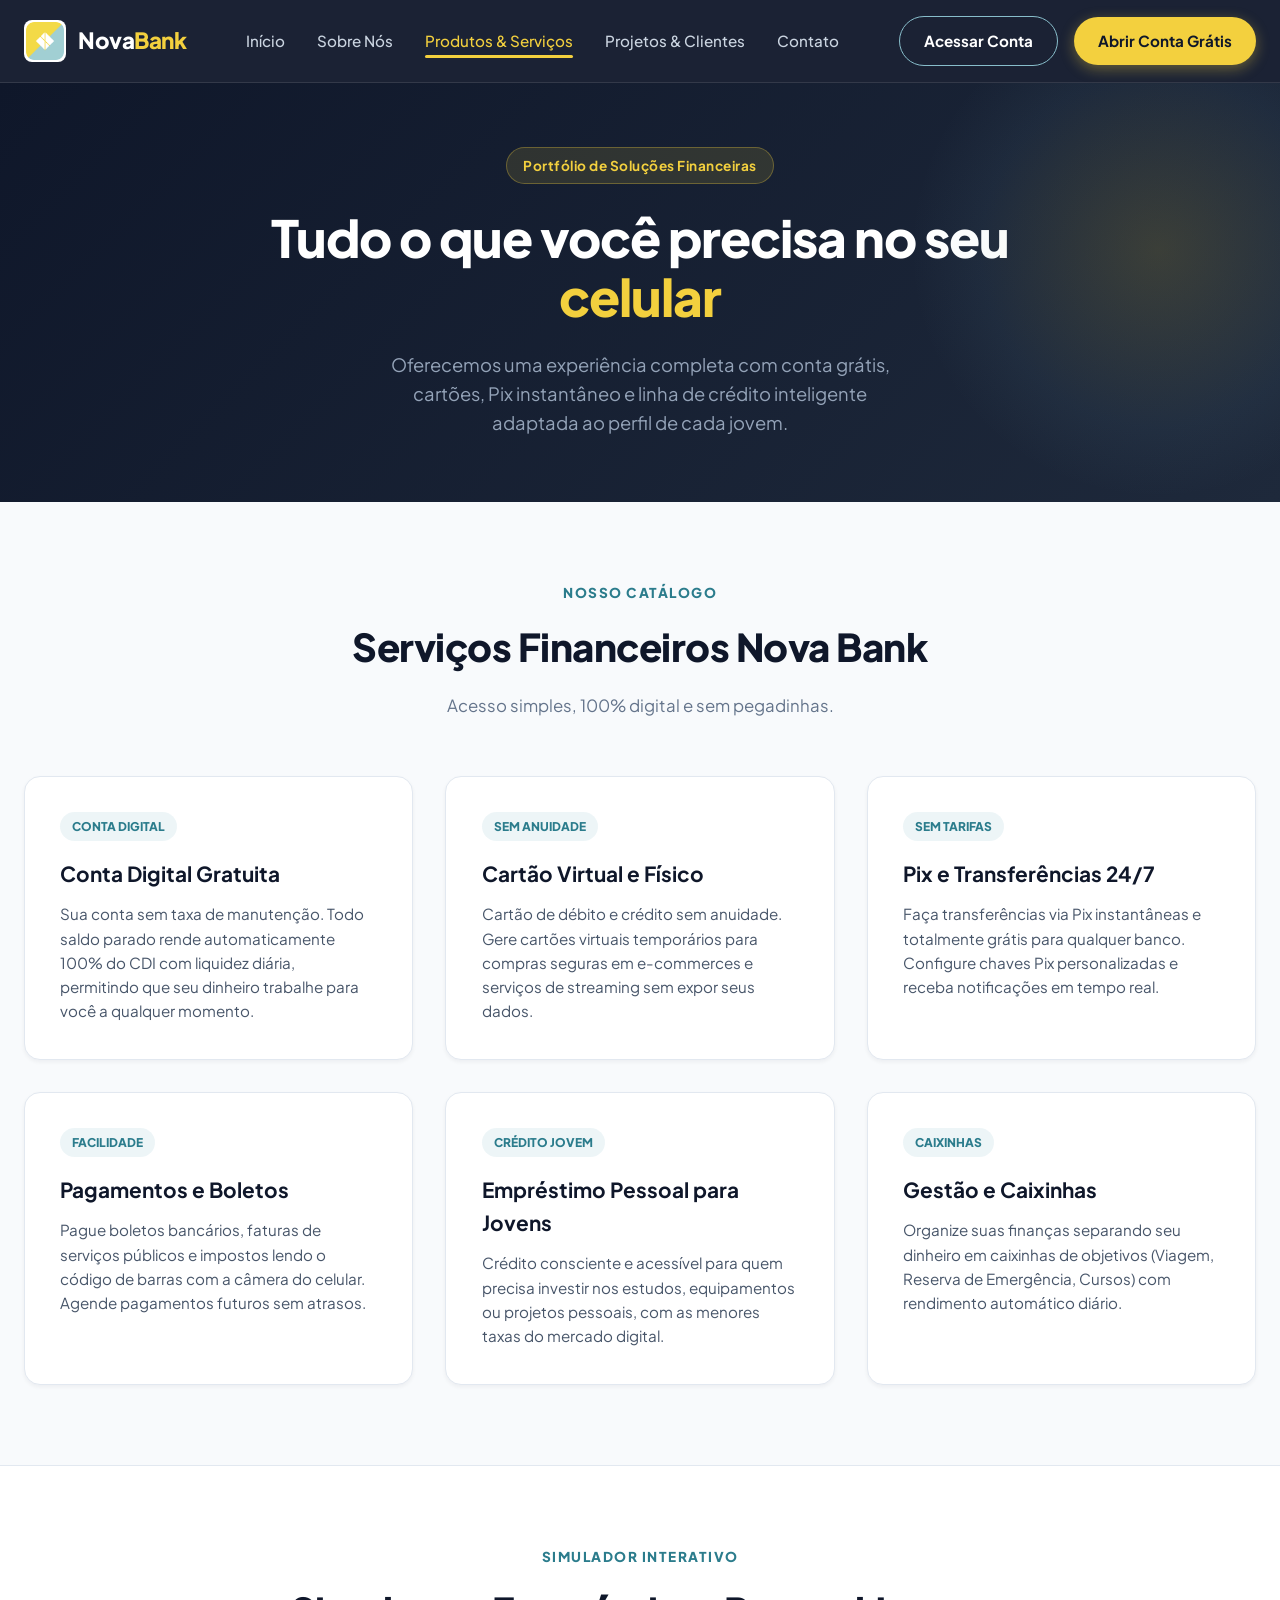
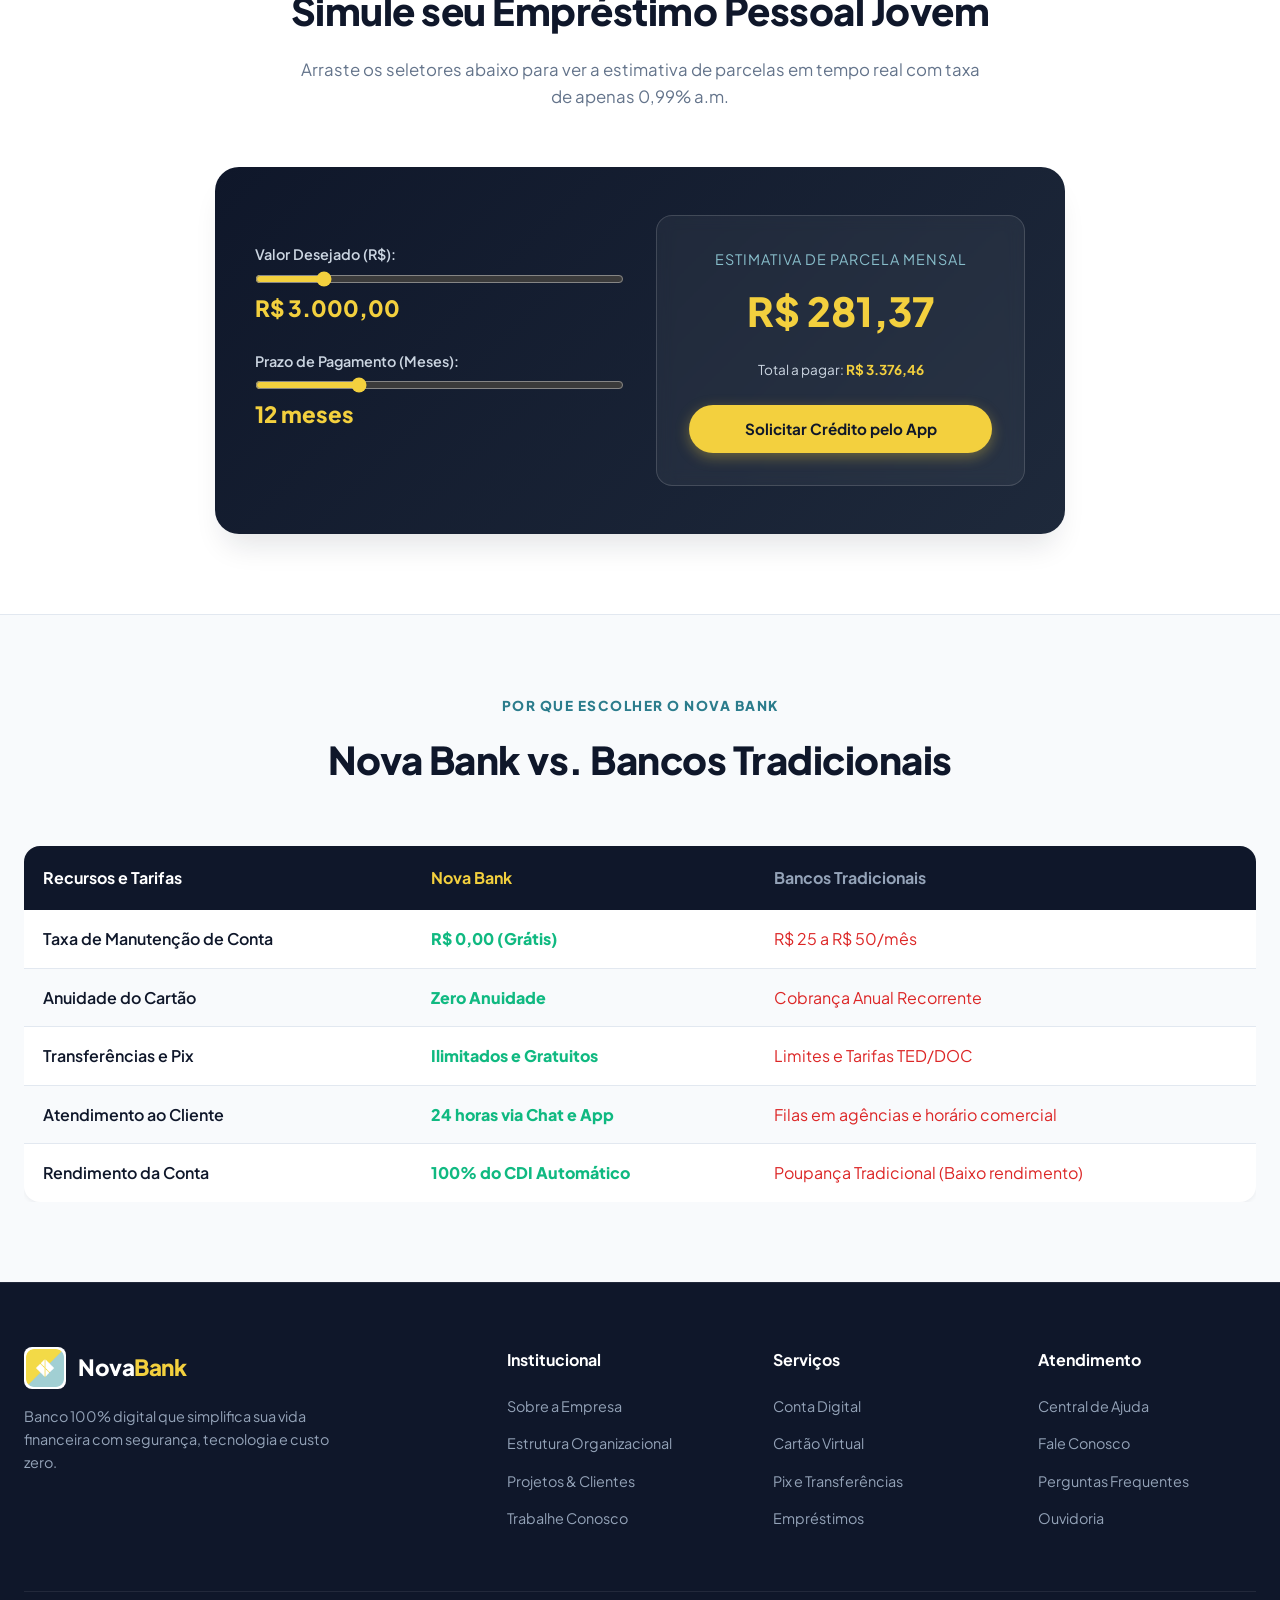
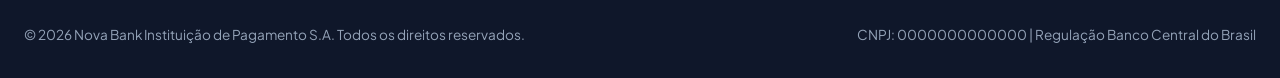
<file: servicos.html>
<!DOCTYPE html>
<html lang="pt-BR">
<head>
    <meta charset="UTF-8">
    <meta name="viewport" content="width=device-width, initial-scale=1.0">
    <title>Nova Bank - Produtos e Serviços Financeiros</title>
    <link rel="icon" type="image/png" sizes="32x32" href="assets/favicon_32.png">
    <link rel="stylesheet" href="styles.css">
</head>
<body>

    <!-- HEADER / NAVIGATION -->
    <header class="header">
        <div class="nav-container">
            <a href="index.html" class="logo-brand">
                <img src="assets/logo_256.png" alt="Nova Bank Logo" class="logo-img">
                <span class="logo-text">Nova<span>Bank</span></span>
            </a>

            <nav>
                <ul class="nav-links" id="navLinks">
                    <li><a href="index.html" class="nav-link">Início</a></li>
                    <li><a href="sobre.html" class="nav-link">Sobre Nós</a></li>
                    <li><a href="servicos.html" class="nav-link active">Produtos & Serviços</a></li>
                    <li><a href="portfolio.html" class="nav-link">Projetos & Clientes</a></li>
                    <li><a href="contato.html" class="nav-link">Contato</a></li>
                </ul>
            </nav>

            <div class="nav-actions">
                <a href="contato.html" class="btn btn-outline">Acessar Conta</a>
                <a href="contato.html" class="btn btn-primary">Abrir Conta Grátis</a>
            </div>

            <button class="mobile-menu-btn" id="mobileMenuBtn" aria-label="Abrir Menu">&#9776;</button>
        </div>
    </header>

    <!-- PAGE HERO BANNER -->
    <section class="hero" style="padding: 4rem 1.5rem; text-align: center;">
        <div class="container" style="max-width: 800px;">
            <div class="hero-badge">Portfólio de Soluções Financeiras</div>
            <h1 class="hero-title">Tudo o que você precisa no seu <span class="highlight-yellow">celular</span></h1>
            <p class="hero-subtitle" style="margin: 0 auto;">
                Oferecemos uma experiência completa com conta grátis, cartões, Pix instantâneo e linha de crédito inteligente adaptada ao perfil de cada jovem.
            </p>
        </div>
    </section>

    <!-- DETAILED SERVICES LIST -->
    <section class="section">
        <div class="container">
            <div class="section-header">
                <span class="section-tag">NOSSO CATÁLOGO</span>
                <h2 class="section-title">Serviços Financeiros Nova Bank</h2>
                <p class="section-subtitle">Acesso simples, 100% digital e sem pegadinhas.</p>
            </div>

            <div class="grid-3">
                <div class="card">
                    <span class="card-tag-badge">Conta Digital</span>
                    <h3 class="card-title">Conta Digital Gratuita</h3>
                    <p class="card-text">
                        Sua conta sem taxa de manutenção. Todo saldo parado rende automaticamente 100% do CDI com liquidez diária, permitindo que seu dinheiro trabalhe para você a qualquer momento.
                    </p>
                </div>

                <div class="card">
                    <span class="card-tag-badge">Sem Anuidade</span>
                    <h3 class="card-title">Cartão Virtual e Físico</h3>
                    <p class="card-text">
                        Cartão de débito e crédito sem anuidade. Gere cartões virtuais temporários para compras seguras em e-commerces e serviços de streaming sem expor seus dados.
                    </p>
                </div>

                <div class="card">
                    <span class="card-tag-badge">Sem Tarifas</span>
                    <h3 class="card-title">Pix e Transferências 24/7</h3>
                    <p class="card-text">
                        Faça transferências via Pix instantâneas e totalmente grátis para qualquer banco. Configure chaves Pix personalizadas e receba notificações em tempo real.
                    </p>
                </div>

                <div class="card">
                    <span class="card-tag-badge">Facilidade</span>
                    <h3 class="card-title">Pagamentos e Boletos</h3>
                    <p class="card-text">
                        Pague boletos bancários, faturas de serviços públicos e impostos lendo o código de barras com a câmera do celular. Agende pagamentos futuros sem atrasos.
                    </p>
                </div>

                <div class="card">
                    <span class="card-tag-badge">Crédito Jovem</span>
                    <h3 class="card-title">Empréstimo Pessoal para Jovens</h3>
                    <p class="card-text">
                        Crédito consciente e acessível para quem precisa investir nos estudos, equipamentos ou projetos pessoais, com as menores taxas do mercado digital.
                    </p>
                </div>

                <div class="card">
                    <span class="card-tag-badge">Caixinhas</span>
                    <h3 class="card-title">Gestão e Caixinhas</h3>
                    <p class="card-text">
                        Organize suas finanças separando seu dinheiro em caixinhas de objetivos (Viagem, Reserva de Emergência, Cursos) com rendimento automático diário.
                    </p>
                </div>
            </div>
        </div>
    </section>

    <!-- INTERACTIVE SIMULATOR (JAVASCRIPT POWERED) -->
    <section class="section" style="background: var(--bg-surface); border-top: 1px solid var(--border-color); border-bottom: 1px solid var(--border-color);">
        <div class="container">
            <div class="section-header">
                <span class="section-tag">SIMULADOR INTERATIVO</span>
                <h2 class="section-title">Simule seu Empréstimo Pessoal Jovem</h2>
                <p class="section-subtitle">Arraste os seletores abaixo para ver a estimativa de parcelas em tempo real com taxa de apenas 0,99% a.m.</p>
            </div>

            <div class="simulator-box">
                <div class="simulator-form">
                    <div>
                        <div class="sim-group">
                            <label>Valor Desejado (R$):</label>
                            <input type="range" id="simAmount" min="500" max="15000" step="500" value="3000">
                            <div class="sim-value" id="simAmountVal">R$ 3.000,00</div>
                        </div>

                        <div class="sim-group">
                            <label>Prazo de Pagamento (Meses):</label>
                            <input type="range" id="simMonths" min="3" max="36" step="3" value="12">
                            <div class="sim-value" id="simMonthsVal">12 meses</div>
                        </div>
                    </div>

                    <div class="sim-result-card">
                        <div class="sim-result-title">Estimativa de Parcela Mensal</div>
                        <div class="sim-result-amount" id="simResultMonthly">R$ 266,24</div>
                        <div style="font-size: 0.85rem; color: #CBD5E1; margin-bottom: 1.5rem;">
                            Total a pagar: <strong id="simResultTotal" style="color: var(--primary-yellow);">R$ 3.194,88</strong>
                        </div>
                        <a href="contato.html" class="btn btn-primary" style="width: 100%;">Solicitar Crédito pelo App</a>
                    </div>
                </div>
            </div>
        </div>
    </section>

    <!-- COMPARISON TABLE -->
    <section class="section">
        <div class="container">
            <div class="section-header">
                <span class="section-tag">POR QUE ESCOLHER O NOVA BANK</span>
                <h2 class="section-title">Nova Bank vs. Bancos Tradicionais</h2>
            </div>

            <div style="overflow-x: auto;">
                <table style="width: 100%; border-collapse: collapse; background: white; border-radius: var(--radius-md); overflow: hidden; box-shadow: var(--shadow-sm);">
                    <thead>
                        <tr style="background: var(--bg-dark-navy); color: white; text-align: left;">
                            <th style="padding: 1.2rem;">Recursos e Tarifas</th>
                            <th style="padding: 1.2rem; color: var(--primary-yellow);">Nova Bank</th>
                            <th style="padding: 1.2rem; color: #94A3B8;">Bancos Tradicionais</th>
                        </tr>
                    </thead>
                    <tbody>
                        <tr style="border-bottom: 1px solid var(--border-color);">
                            <td style="padding: 1rem 1.2rem; font-weight: 600;">Taxa de Manutenção de Conta</td>
                            <td style="padding: 1rem 1.2rem; color: var(--success); font-weight: 800;">R$ 0,00 (Grátis)</td>
                            <td style="padding: 1rem 1.2rem; color: #DC2626;">R$ 25 a R$ 50/mês</td>
                        </tr>
                        <tr style="border-bottom: 1px solid var(--border-color); background: #F8FAFC;">
                            <td style="padding: 1rem 1.2rem; font-weight: 600;">Anuidade do Cartão</td>
                            <td style="padding: 1rem 1.2rem; color: var(--success); font-weight: 800;">Zero Anuidade</td>
                            <td style="padding: 1rem 1.2rem; color: #DC2626;">Cobrança Anual Recorrente</td>
                        </tr>
                        <tr style="border-bottom: 1px solid var(--border-color);">
                            <td style="padding: 1rem 1.2rem; font-weight: 600;">Transferências e Pix</td>
                            <td style="padding: 1rem 1.2rem; color: var(--success); font-weight: 800;">Ilimitados e Gratuitos</td>
                            <td style="padding: 1rem 1.2rem; color: #DC2626;">Limites e Tarifas TED/DOC</td>
                        </tr>
                        <tr style="border-bottom: 1px solid var(--border-color); background: #F8FAFC;">
                            <td style="padding: 1rem 1.2rem; font-weight: 600;">Atendimento ao Cliente</td>
                            <td style="padding: 1rem 1.2rem; color: var(--success); font-weight: 800;">24 horas via Chat e App</td>
                            <td style="padding: 1rem 1.2rem; color: #DC2626;">Filas em agências e horário comercial</td>
                        </tr>
                        <tr>
                            <td style="padding: 1rem 1.2rem; font-weight: 600;">Rendimento da Conta</td>
                            <td style="padding: 1rem 1.2rem; color: var(--success); font-weight: 800;">100% do CDI Automático</td>
                            <td style="padding: 1rem 1.2rem; color: #DC2626;">Poupança Tradicional (Baixo rendimento)</td>
                        </tr>
                    </tbody>
                </table>
            </div>
        </div>
    </section>

    <!-- FOOTER -->
    <footer class="footer">
        <div class="footer-grid">
            <div class="footer-brand">
                <a href="index.html" class="logo-brand">
                    <img src="assets/logo_256.png" alt="Nova Bank Logo" class="logo-img">
                    <span class="logo-text">Nova<span>Bank</span></span>
                </a>
                <p>Banco 100% digital que simplifica sua vida financeira com segurança, tecnologia e custo zero.</p>
            </div>

            <div>
                <h4 class="footer-title">Institucional</h4>
                <ul class="footer-links">
                    <li><a href="sobre.html">Sobre a Empresa</a></li>
                    <li><a href="sobre.html#estrutura">Estrutura Organizacional</a></li>
                    <li><a href="portfolio.html">Projetos & Clientes</a></li>
                    <li><a href="contato.html">Trabalhe Conosco</a></li>
                </ul>
            </div>

            <div>
                <h4 class="footer-title">Serviços</h4>
                <ul class="footer-links">
                    <li><a href="servicos.html">Conta Digital</a></li>
                    <li><a href="servicos.html">Cartão Virtual</a></li>
                    <li><a href="servicos.html">Pix e Transferências</a></li>
                    <li><a href="servicos.html">Empréstimos</a></li>
                </ul>
            </div>

            <div>
                <h4 class="footer-title">Atendimento</h4>
                <ul class="footer-links">
                    <li><a href="contato.html">Central de Ajuda</a></li>
                    <li><a href="contato.html">Fale Conosco</a></li>
                    <li><a href="contato.html#faq">Perguntas Frequentes</a></li>
                    <li><a href="contato.html">Ouvidoria</a></li>
                </ul>
            </div>
        </div>

        <div class="footer-bottom">
            <p>&copy; 2026 Nova Bank Instituição de Pagamento S.A. Todos os direitos reservados.</p>
            <p>CNPJ: 0000000000000 | Regulação Banco Central do Brasil</p>
        </div>
    </footer>

    <script src="script.js"></script>
</body>
</html>
</file>
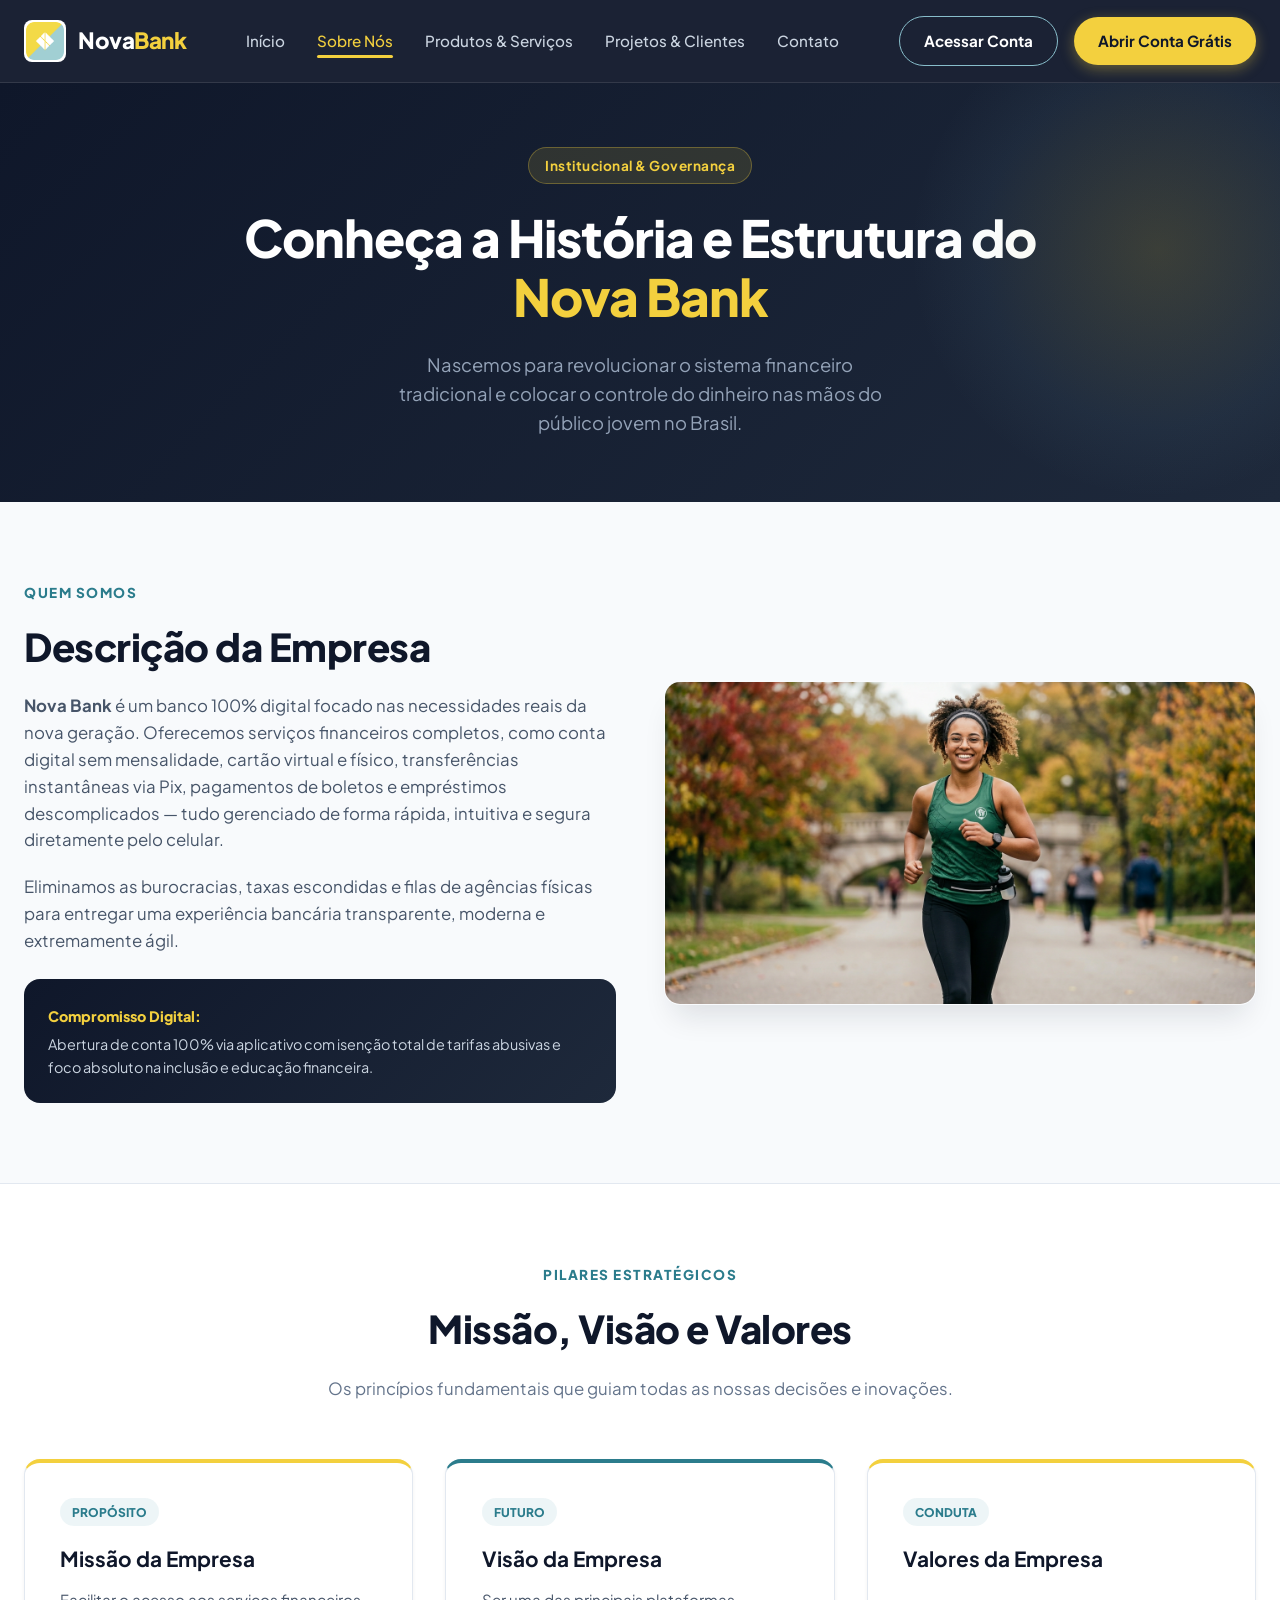
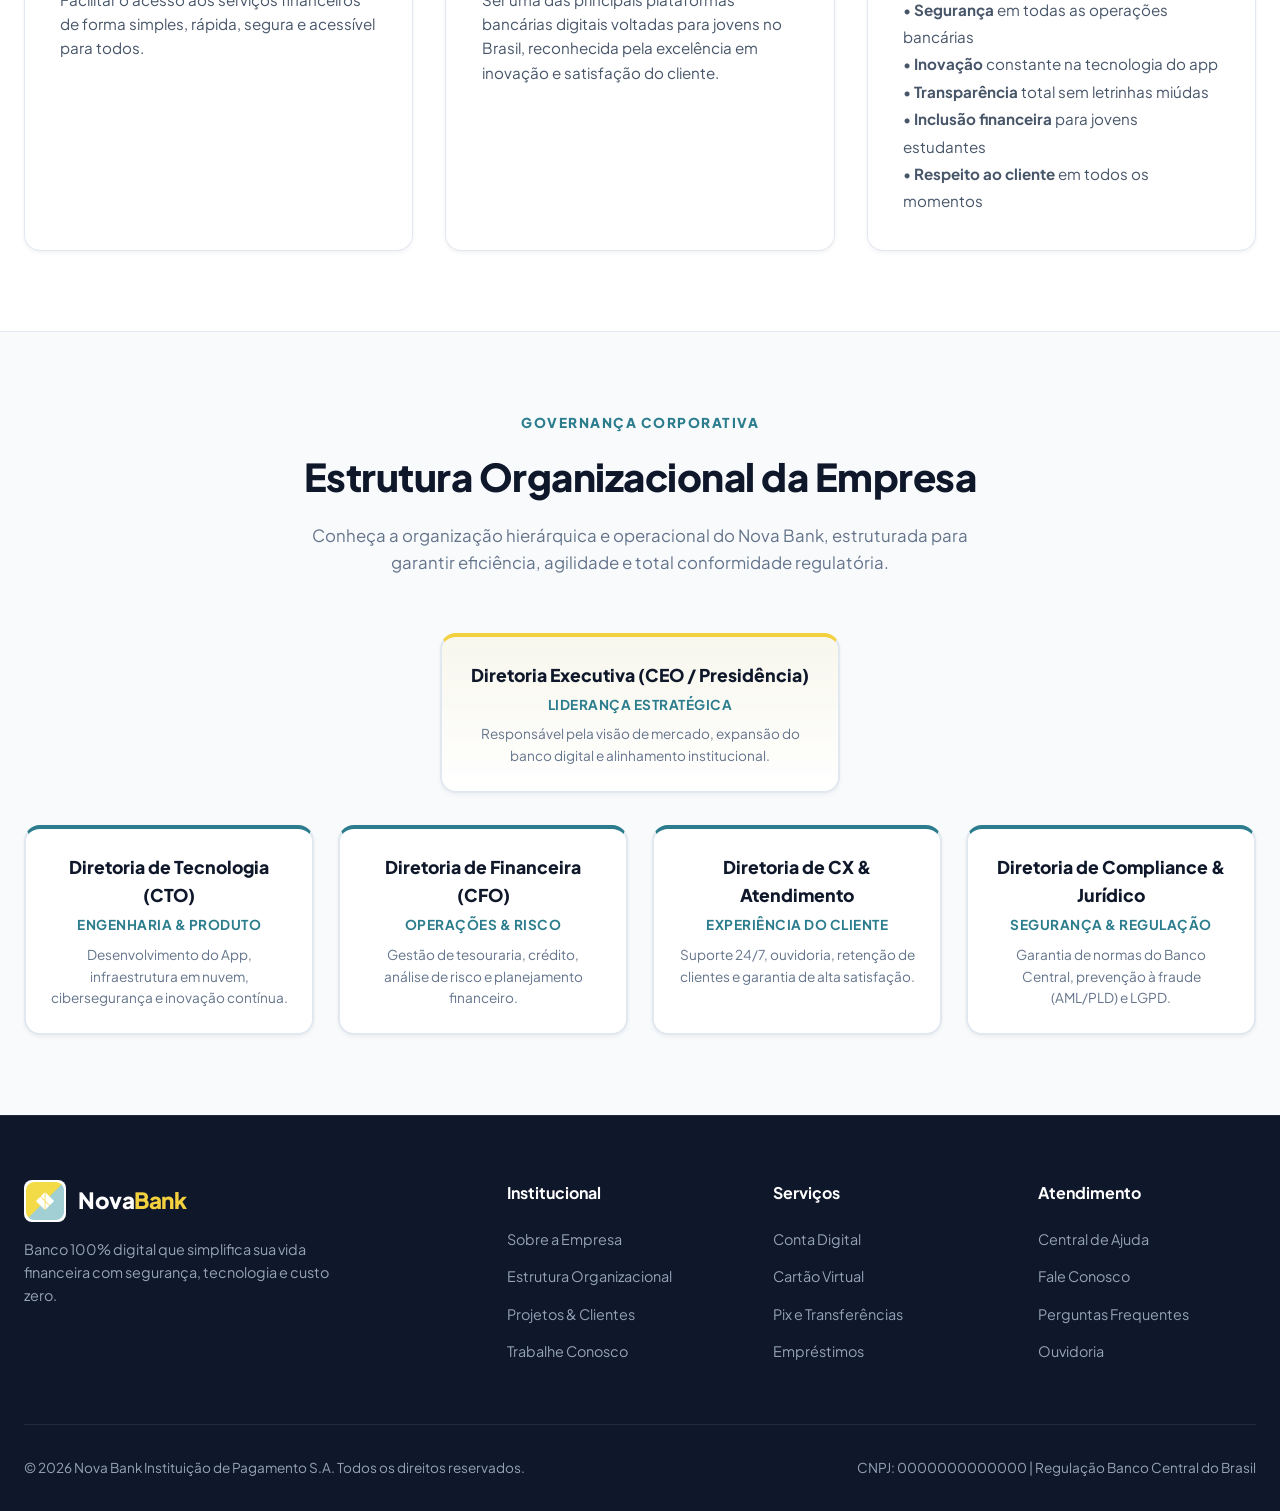
<file: sobre.html>
<!DOCTYPE html>
<html lang="pt-BR">
<head>
    <meta charset="UTF-8">
    <meta name="viewport" content="width=device-width, initial-scale=1.0">
    <title>Nova Bank - Sobre a Empresa e Estrutura Organizacional</title>
    <link rel="icon" type="image/png" sizes="32x32" href="assets/favicon_32.png">
    <link rel="stylesheet" href="styles.css">
</head>
<body>

    <!-- HEADER / NAVIGATION -->
    <header class="header">
        <div class="nav-container">
            <a href="index.html" class="logo-brand">
                <img src="assets/logo_256.png" alt="Nova Bank Logo" class="logo-img">
                <span class="logo-text">Nova<span>Bank</span></span>
            </a>

            <nav>
                <ul class="nav-links" id="navLinks">
                    <li><a href="index.html" class="nav-link">Início</a></li>
                    <li><a href="sobre.html" class="nav-link active">Sobre Nós</a></li>
                    <li><a href="servicos.html" class="nav-link">Produtos & Serviços</a></li>
                    <li><a href="portfolio.html" class="nav-link">Projetos & Clientes</a></li>
                    <li><a href="contato.html" class="nav-link">Contato</a></li>
                </ul>
            </nav>

            <div class="nav-actions">
                <a href="contato.html" class="btn btn-outline">Acessar Conta</a>
                <a href="contato.html" class="btn btn-primary">Abrir Conta Grátis</a>
            </div>

            <button class="mobile-menu-btn" id="mobileMenuBtn" aria-label="Abrir Menu">&#9776;</button>
        </div>
    </header>

    <!-- PAGE HERO BANNER -->
    <section class="hero" style="padding: 4rem 1.5rem; text-align: center;">
        <div class="container" style="max-width: 800px;">
            <div class="hero-badge">Institucional & Governança</div>
            <h1 class="hero-title">Conheça a História e Estrutura do <span class="highlight-yellow">Nova Bank</span></h1>
            <p class="hero-subtitle" style="margin: 0 auto;">
                Nascemos para revolucionar o sistema financeiro tradicional e colocar o controle do dinheiro nas mãos do público jovem no Brasil.
            </p>
        </div>
    </section>

    <!-- COMPANY DESCRIPTION SECTION -->
    <section class="section">
        <div class="container">
            <div class="grid-2" style="align-items: center; gap: 3rem;">
                <div>
                    <span class="section-tag">QUEM SOMOS</span>
                    <h2 class="section-title">Descrição da Empresa</h2>
                    <p class="card-text" style="font-size: 1.05rem; margin-bottom: 1.25rem;">
                        <strong>Nova Bank</strong> é um banco 100% digital focado nas necessidades reais da nova geração. Oferecemos serviços financeiros completos, como conta digital sem mensalidade, cartão virtual e físico, transferências instantâneas via Pix, pagamentos de boletos e empréstimos descomplicados — tudo gerenciado de forma rápida, intuitiva e segura diretamente pelo celular.
                    </p>
                    <p class="card-text" style="font-size: 1.05rem; margin-bottom: 1.5rem;">
                        Eliminamos as burocracias, taxas escondidas e filas de agências físicas para entregar uma experiência bancária transparente, moderna e extremamente ágil.
                    </p>
                    <div style="background: var(--navy-gradient); padding: 1.5rem; border-radius: var(--radius-md); color: white;">
                        <span style="color: var(--primary-yellow); font-weight: 800; font-size: 0.9rem;">Compromisso Digital:</span>
                        <p style="font-size: 0.9rem; color: #CBD5E1; margin-top: 0.3rem;">Abertura de conta 100% via aplicativo com isenção total de tarifas abusivas e foco absoluto na inclusão e educação financeira.</p>
                    </div>
                </div>

                <div class="img-frame">
                    <img src="assets/image (2).png" alt="Inovação e estilo de vida ativo no Nova Bank">
                </div>
            </div>
        </div>
    </section>

    <!-- STRATEGIC TRIAD: MISSION, VISION & VALUES -->
    <section class="section" style="background: var(--bg-surface); border-top: 1px solid var(--border-color); border-bottom: 1px solid var(--border-color);">
        <div class="container">
            <div class="section-header">
                <span class="section-tag">PILARES ESTRATÉGICOS</span>
                <h2 class="section-title">Missão, Visão e Valores</h2>
                <p class="section-subtitle">Os princípios fundamentais que guiam todas as nossas decisões e inovações.</p>
            </div>

            <div class="grid-3">
                <div class="card" style="border-top: 4px solid var(--primary-yellow);">
                    <span class="card-tag-badge">Propósito</span>
                    <h3 class="card-title">Missão da Empresa</h3>
                    <p class="card-text">
                        Facilitar o acesso aos serviços financeiros de forma simples, rápida, segura e acessível para todos.
                    </p>
                </div>

                <div class="card" style="border-top: 4px solid var(--primary-teal-dark);">
                    <span class="card-tag-badge">Futuro</span>
                    <h3 class="card-title">Visão da Empresa</h3>
                    <p class="card-text">
                        Ser uma das principais plataformas bancárias digitais voltadas para jovens no Brasil, reconhecida pela excelência em inovação e satisfação do cliente.
                    </p>
                </div>

                <div class="card" style="border-top: 4px solid var(--primary-yellow);">
                    <span class="card-tag-badge">Conduta</span>
                    <h3 class="card-title">Valores da Empresa</h3>
                    <ul style="color: var(--text-secondary); line-height: 1.8; margin-top: 0.5rem; font-size: 0.95rem;">
                        <li>• <strong>Segurança</strong> em todas as operações bancárias</li>
                        <li>• <strong>Inovação</strong> constante na tecnologia do app</li>
                        <li>• <strong>Transparência</strong> total sem letrinhas miúdas</li>
                        <li>• <strong>Inclusão financeira</strong> para jovens estudantes</li>
                        <li>• <strong>Respeito ao cliente</strong> em todos os momentos</li>
                    </ul>
                </div>
            </div>
        </div>
    </section>

    <!-- ORGANIZATIONAL STRUCTURE SECTION -->
    <section class="section" id="estrutura">
        <div class="container">
            <div class="section-header">
                <span class="section-tag">GOVERNANÇA CORPORATIVA</span>
                <h2 class="section-title">Estrutura Organizacional da Empresa</h2>
                <p class="section-subtitle">
                    Conheça a organização hierárquica e operacional do Nova Bank, estruturada para garantir eficiência, agilidade e total conformidade regulatória.
                </p>
            </div>

            <div class="org-chart">
                <!-- LEVEL 1: CEO & BOARD -->
                <div class="org-level-top">
                    <div class="org-node ceo">
                        <div class="org-role">Diretoria Executiva (CEO / Presidência)</div>
                        <div class="org-name">Liderança Estratégica</div>
                        <div class="org-desc">Responsável pela visão de mercado, expansão do banco digital e alinhamento institucional.</div>
                    </div>
                </div>

                <!-- LEVEL 2: DIRECTORATES -->
                <div class="org-level-branches">
                    <div class="org-node">
                        <div class="org-role">Diretoria de Tecnologia (CTO)</div>
                        <div class="org-name">Engenharia & Produto</div>
                        <div class="org-desc">Desenvolvimento do App, infraestrutura em nuvem, cibersegurança e inovação contínua.</div>
                    </div>

                    <div class="org-node">
                        <div class="org-role">Diretoria de Financeira (CFO)</div>
                        <div class="org-name">Operações & Risco</div>
                        <div class="org-desc">Gestão de tesouraria, crédito, análise de risco e planejamento financeiro.</div>
                    </div>

                    <div class="org-node">
                        <div class="org-role">Diretoria de CX & Atendimento</div>
                        <div class="org-name">Experiência do Cliente</div>
                        <div class="org-desc">Suporte 24/7, ouvidoria, retenção de clientes e garantia de alta satisfação.</div>
                    </div>

                    <div class="org-node">
                        <div class="org-role">Diretoria de Compliance & Jurídico</div>
                        <div class="org-name">Segurança & Regulação</div>
                        <div class="org-desc">Garantia de normas do Banco Central, prevenção à fraude (AML/PLD) e LGPD.</div>
                    </div>
                </div>
            </div>
        </div>
    </section>

    <!-- FOOTER -->
    <footer class="footer">
        <div class="footer-grid">
            <div class="footer-brand">
                <a href="index.html" class="logo-brand">
                    <img src="assets/logo_256.png" alt="Nova Bank Logo" class="logo-img">
                    <span class="logo-text">Nova<span>Bank</span></span>
                </a>
                <p>Banco 100% digital que simplifica sua vida financeira com segurança, tecnologia e custo zero.</p>
            </div>

            <div>
                <h4 class="footer-title">Institucional</h4>
                <ul class="footer-links">
                    <li><a href="sobre.html">Sobre a Empresa</a></li>
                    <li><a href="sobre.html#estrutura">Estrutura Organizacional</a></li>
                    <li><a href="portfolio.html">Projetos & Clientes</a></li>
                    <li><a href="contato.html">Trabalhe Conosco</a></li>
                </ul>
            </div>

            <div>
                <h4 class="footer-title">Serviços</h4>
                <ul class="footer-links">
                    <li><a href="servicos.html">Conta Digital</a></li>
                    <li><a href="servicos.html">Cartão Virtual</a></li>
                    <li><a href="servicos.html">Pix e Transferências</a></li>
                    <li><a href="servicos.html">Empréstimos</a></li>
                </ul>
            </div>

            <div>
                <h4 class="footer-title">Atendimento</h4>
                <ul class="footer-links">
                    <li><a href="contato.html">Central de Ajuda</a></li>
                    <li><a href="contato.html">Fale Conosco</a></li>
                    <li><a href="contato.html#faq">Perguntas Frequentes</a></li>
                    <li><a href="contato.html">Ouvidoria</a></li>
                </ul>
            </div>
        </div>

        <div class="footer-bottom">
            <p>&copy; 2026 Nova Bank Instituição de Pagamento S.A. Todos os direitos reservados.</p>
            <p>CNPJ: 0000000000000 | Regulação Banco Central do Brasil</p>
        </div>
    </footer>

    <script src="script.js"></script>
</body>
</html>
</file>
<file: styles.css>
/* ==========================================================================
   NOVA BANK - OFFICIAL STYLESHEET
   Branding: Amarelo Ouro (#F3D03E) & Ciano Fintech (#88BECB / #2B7C8C)
   ========================================================================== */

@import url('https://fonts.googleapis.com/css2?family=Plus+Jakarta+Sans:wght@300;400;500;600;700;800&display=swap');

:root {
    /* Color Palette derived from logo */
    --primary-yellow: #F3D03E;
    --primary-yellow-hover: #E2BF2B;
    --primary-teal: #88BECB;
    --primary-teal-dark: #2B7C8C;
    --primary-teal-deep: #16525E;
    
    /* Dark Theme Elements */
    --bg-dark-navy: #0F172A;
    --bg-card-dark: #1E293B;
    --bg-card-dark-hover: #334155;
    
    /* Light Theme Elements */
    --bg-light: #F8FAFC;
    --bg-surface: #FFFFFF;
    --text-primary: #0F172A;
    --text-secondary: #475569;
    --text-muted: #64748B;
    --border-color: #E2E8F0;
    
    /* Accents & Status */
    --accent-gradient: linear-gradient(135deg, #F3D03E 0%, #88BECB 100%);
    --navy-gradient: linear-gradient(135deg, #0F172A 0%, #1E293B 100%);
    --card-gradient: linear-gradient(145deg, #ffffff, #f1f5f9);
    --success: #10B981;
    --radius-sm: 8px;
    --radius-md: 16px;
    --radius-lg: 24px;
    --radius-full: 9999px;
    
    --shadow-sm: 0 2px 4px rgba(15, 23, 42, 0.05);
    --shadow-md: 0 10px 25px -5px rgba(15, 23, 42, 0.08);
    --shadow-lg: 0 20px 30px -10px rgba(15, 23, 42, 0.12);
    --shadow-glow: 0 0 25px rgba(243, 208, 62, 0.25);
    
    --transition-fast: 0.2s ease;
    --transition-normal: 0.3s cubic-bezier(0.4, 0, 0.2, 1);
}

* {
    margin: 0;
    padding: 0;
    box-sizing: border-box;
    font-family: 'Plus Jakarta Sans', -apple-system, BlinkMacSystemFont, sans-serif;
}

body {
    background-color: var(--bg-light);
    color: var(--text-primary);
    line-height: 1.6;
    overflow-x: hidden;
}

a {
    text-decoration: none;
    color: inherit;
}

ul {
    list-style: none;
}

/* ==========================================================================
   NAVIGATION / HEADER
   ========================================================================== */

.header {
    position: sticky;
    top: 0;
    z-index: 1000;
    background-color: rgba(15, 23, 42, 0.95);
    backdrop-filter: blur(12px);
    border-bottom: 1px solid rgba(255, 255, 255, 0.1);
    transition: var(--transition-normal);
}

.nav-container {
    max-width: 1280px;
    margin: 0 auto;
    padding: 1rem 1.5rem;
    display: flex;
    justify-content: space-between;
    align-items: center;
    position: relative;
}

.logo-brand {
    display: flex;
    align-items: center;
    gap: 0.75rem;
}

.logo-img {
    height: 42px;
    width: 42px;
    object-fit: contain;
    border-radius: 8px;
    background: white;
    padding: 2px;
}

.logo-text {
    font-size: 1.4rem;
    font-weight: 800;
    color: #FFFFFF;
    letter-spacing: -0.5px;
}

.logo-text span {
    color: var(--primary-yellow);
}

.nav-links {
    display: flex;
    align-items: center;
    gap: 2rem;
}

.nav-link {
    color: #CBD5E1;
    font-size: 0.95rem;
    font-weight: 500;
    transition: var(--transition-fast);
    position: relative;
    padding: 0.5rem 0;
}

.nav-link:hover,
.nav-link.active {
    color: var(--primary-yellow);
}

.nav-link.active::after {
    content: '';
    position: absolute;
    bottom: 0;
    left: 0;
    width: 100%;
    height: 3px;
    background: var(--primary-yellow);
    border-radius: 2px;
}

.nav-actions {
    display: flex;
    align-items: center;
    gap: 1rem;
}

.btn {
    display: inline-flex;
    align-items: center;
    justify-content: center;
    padding: 0.75rem 1.5rem;
    font-size: 0.95rem;
    font-weight: 700;
    border-radius: var(--radius-full);
    cursor: pointer;
    transition: var(--transition-normal);
    border: none;
    outline: none;
    gap: 0.5rem;
}

.btn-primary {
    background-color: var(--primary-yellow);
    color: var(--bg-dark-navy);
    box-shadow: 0 4px 14px rgba(243, 208, 62, 0.35);
}

.btn-primary:hover {
    background-color: var(--primary-yellow-hover);
    transform: translateY(-2px);
    box-shadow: 0 6px 20px rgba(243, 208, 62, 0.5);
}

.btn-outline {
    background: transparent;
    color: #FFFFFF;
    border: 1.5px solid var(--primary-teal);
}

.btn-outline:hover {
    background-color: rgba(136, 190, 203, 0.15);
    border-color: var(--primary-yellow);
    color: var(--primary-yellow);
}

.mobile-menu-btn {
    display: none;
    background: none;
    border: none;
    color: white;
    font-size: 2rem;
    cursor: pointer;
    padding: 0.25rem 0.5rem;
    z-index: 10001;
}

/* ==========================================================================
   HERO SECTION & IMAGE CONTAINERS
   ========================================================================== */

.hero {
    background: var(--navy-gradient);
    color: white;
    padding: 5rem 1.5rem;
    position: relative;
    overflow: hidden;
}

.hero::before {
    content: '';
    position: absolute;
    top: -20%;
    right: -10%;
    width: 500px;
    height: 500px;
    background: radial-gradient(circle, rgba(243, 208, 62, 0.15) 0%, rgba(136, 190, 203, 0.05) 50%, transparent 70%);
    border-radius: 50%;
    pointer-events: none;
}

.hero-grid {
    max-width: 1280px;
    margin: 0 auto;
    display: grid;
    grid-template-columns: 1fr 1fr;
    gap: 4rem;
    align-items: center;
}

.hero-badge {
    display: inline-flex;
    align-items: center;
    gap: 0.5rem;
    background: rgba(243, 208, 62, 0.12);
    border: 1px solid rgba(243, 208, 62, 0.3);
    color: var(--primary-yellow);
    padding: 0.4rem 1rem;
    border-radius: var(--radius-full);
    font-size: 0.85rem;
    font-weight: 700;
    letter-spacing: 0.5px;
    margin-bottom: 1.5rem;
}

.hero-title {
    font-size: 3.2rem;
    font-weight: 800;
    line-height: 1.15;
    margin-bottom: 1.5rem;
    letter-spacing: -1px;
}

.hero-title .highlight-yellow {
    color: var(--primary-yellow);
}

.hero-title .highlight-teal {
    color: var(--primary-teal);
}

.hero-subtitle {
    font-size: 1.15rem;
    color: #94A3B8;
    margin-bottom: 2.5rem;
    max-width: 520px;
}

.hero-buttons {
    display: flex;
    gap: 1rem;
    flex-wrap: wrap;
}

.img-frame {
    width: 100%;
    border-radius: var(--radius-md);
    overflow: hidden;
    box-shadow: var(--shadow-lg);
    border: 1px solid rgba(255, 255, 255, 0.15);
}

.img-frame img {
    width: 100%;
    height: 100%;
    object-fit: cover;
    display: block;
}

.app-preview-wrapper {
    position: relative;
    border-radius: var(--radius-lg);
    overflow: hidden;
    box-shadow: 0 25px 50px -12px rgba(0, 0, 0, 0.4), var(--shadow-glow);
    border: 2px solid rgba(243, 208, 62, 0.3);
}

.app-preview-wrapper img {
    width: 100%;
    height: auto;
    display: block;
}

/* ==========================================================================
   FEATURES & SERVICES SECTIONS
   ========================================================================== */

.section {
    padding: 5rem 1.5rem;
}

.container {
    max-width: 1280px;
    margin: 0 auto;
}

.section-header {
    text-align: center;
    max-width: 700px;
    margin: 0 auto 3.5rem auto;
}

.section-tag {
    color: var(--primary-teal-dark);
    font-size: 0.85rem;
    font-weight: 800;
    text-transform: uppercase;
    letter-spacing: 1.5px;
    margin-bottom: 0.75rem;
    display: block;
}

.section-title {
    font-size: 2.4rem;
    font-weight: 800;
    color: var(--text-primary);
    margin-bottom: 1rem;
    letter-spacing: -0.5px;
}

.section-subtitle {
    color: var(--text-muted);
    font-size: 1.05rem;
}

.grid-2 {
    display: grid;
    grid-template-columns: repeat(auto-fit, minmax(450px, 1fr));
    gap: 2.5rem;
}

.grid-3 {
    display: grid;
    grid-template-columns: repeat(auto-fit, minmax(320px, 1fr));
    gap: 2rem;
}

.grid-4 {
    display: grid;
    grid-template-columns: repeat(auto-fit, minmax(260px, 1fr));
    gap: 1.5rem;
}

.card {
    background: var(--bg-surface);
    border-radius: var(--radius-md);
    padding: 2.2rem;
    border: 1px solid var(--border-color);
    box-shadow: var(--shadow-sm);
    transition: var(--transition-normal);
    display: flex;
    flex-direction: column;
}

.card:hover {
    transform: translateY(-6px);
    box-shadow: var(--shadow-md);
    border-color: var(--primary-teal);
}

.card-tag-badge {
    display: inline-block;
    background: rgba(136, 190, 203, 0.15);
    color: var(--primary-teal-dark);
    font-size: 0.75rem;
    font-weight: 800;
    text-transform: uppercase;
    padding: 0.3rem 0.75rem;
    border-radius: var(--radius-full);
    width: fit-content;
    margin-bottom: 1rem;
}

.card-title {
    font-size: 1.3rem;
    font-weight: 700;
    margin-bottom: 0.75rem;
    color: var(--text-primary);
}

.card-text {
    color: var(--text-secondary);
    font-size: 0.95rem;
    line-height: 1.6;
}

.card-image-box {
    width: 100%;
    height: 220px;
    border-radius: var(--radius-sm);
    overflow: hidden;
    margin-bottom: 1.25rem;
}

.card-image-box img {
    width: 100%;
    height: 100%;
    object-fit: cover;
}

/* ==========================================================================
   ORGANIZATIONAL STRUCTURE (ESTRUTURA ORGANIZACIONAL)
   ========================================================================== */

.org-chart {
    display: flex;
    flex-direction: column;
    align-items: center;
    gap: 2rem;
    margin-top: 2rem;
}

.org-level-top {
    width: 100%;
    max-width: 400px;
}

.org-level-branches {
    display: grid;
    grid-template-columns: repeat(auto-fit, minmax(220px, 1fr));
    gap: 1.5rem;
    width: 100%;
}

.org-node {
    background: var(--bg-surface);
    border: 2px solid var(--border-color);
    border-top: 4px solid var(--primary-teal-dark);
    border-radius: var(--radius-md);
    padding: 1.5rem;
    text-align: center;
    box-shadow: var(--shadow-sm);
    transition: var(--transition-normal);
}

.org-node.ceo {
    border-top-color: var(--primary-yellow);
    background: linear-gradient(180deg, rgba(243, 208, 62, 0.08) 0%, #FFFFFF 100%);
}

.org-node:hover {
    transform: translateY(-4px);
    box-shadow: var(--shadow-md);
}

.org-role {
    font-size: 1.1rem;
    font-weight: 800;
    color: var(--text-primary);
    margin-bottom: 0.3rem;
}

.org-name {
    font-size: 0.85rem;
    color: var(--primary-teal-dark);
    font-weight: 700;
    text-transform: uppercase;
    letter-spacing: 0.5px;
    margin-bottom: 0.5rem;
}

.org-desc {
    font-size: 0.85rem;
    color: var(--text-muted);
}

/* ==========================================================================
   SIMULATOR / INTERACTIVE JS SECTION
   ========================================================================== */

.simulator-box {
    background: var(--navy-gradient);
    color: white;
    border-radius: var(--radius-lg);
    padding: 3rem 2.5rem;
    box-shadow: var(--shadow-lg);
    max-width: 850px;
    margin: 2rem auto 0 auto;
}

.simulator-form {
    display: grid;
    grid-template-columns: 1fr 1fr;
    gap: 2rem;
    align-items: center;
}

.sim-group {
    display: flex;
    flex-direction: column;
    gap: 0.5rem;
    margin-bottom: 1.5rem;
}

.sim-group label {
    font-size: 0.9rem;
    font-weight: 600;
    color: #CBD5E1;
}

.sim-group input[type="range"] {
    accent-color: var(--primary-yellow);
    cursor: pointer;
    height: 8px;
}

.sim-value {
    font-size: 1.4rem;
    font-weight: 800;
    color: var(--primary-yellow);
}

.sim-result-card {
    background: rgba(255, 255, 255, 0.05);
    border: 1px solid rgba(255, 255, 255, 0.15);
    border-radius: var(--radius-md);
    padding: 2rem;
    text-align: center;
    backdrop-filter: blur(8px);
}

.sim-result-title {
    font-size: 0.9rem;
    text-transform: uppercase;
    color: var(--primary-teal);
    letter-spacing: 1px;
    margin-bottom: 0.5rem;
}

.sim-result-amount {
    font-size: 2.5rem;
    font-weight: 800;
    color: var(--primary-yellow);
    margin-bottom: 1rem;
}

/* ==========================================================================
   FAQ ACCORDION (JS ENHANCED)
   ========================================================================== */

.faq-container {
    max-width: 800px;
    margin: 0 auto;
    display: flex;
    flex-direction: column;
    gap: 1rem;
}

.faq-item {
    background: var(--bg-surface);
    border: 1px solid var(--border-color);
    border-radius: var(--radius-md);
    overflow: hidden;
    transition: var(--transition-fast);
}

.faq-question {
    width: 100%;
    padding: 1.25rem 1.5rem;
    display: flex;
    justify-content: space-between;
    align-items: center;
    font-size: 1.05rem;
    font-weight: 700;
    color: var(--text-primary);
    background: none;
    border: none;
    cursor: pointer;
    text-align: left;
}

.faq-question:hover {
    color: var(--primary-teal-dark);
}

.faq-icon {
    font-size: 1.2rem;
    transition: transform var(--transition-fast);
    color: var(--primary-yellow-hover);
}

.faq-answer {
    max-height: 0;
    overflow: hidden;
    padding: 0 1.5rem;
    color: var(--text-secondary);
    font-size: 0.95rem;
    transition: max-height 0.3s cubic-bezier(0, 1, 0, 1), padding 0.3s ease;
}

.faq-item.active .faq-answer {
    max-height: 300px;
    padding: 0 1.5rem 1.25rem 1.5rem;
}

.faq-item.active .faq-icon {
    transform: rotate(180deg);
}

/* ==========================================================================
   CONTACT FORM
   ========================================================================== */

.contact-grid {
    display: grid;
    grid-template-columns: 1fr 1fr;
    gap: 3rem;
    margin-top: 2rem;
}

.contact-info-card {
    background: var(--navy-gradient);
    color: white;
    padding: 3rem;
    border-radius: var(--radius-lg);
    display: flex;
    flex-direction: column;
    justify-content: space-between;
}

.contact-item {
    display: flex;
    gap: 1.25rem;
    align-items: flex-start;
    margin-bottom: 1.5rem;
}

.contact-item-icon-badge {
    padding: 0.4rem 0.8rem;
    border-radius: var(--radius-sm);
    background: rgba(243, 208, 62, 0.15);
    color: var(--primary-yellow);
    font-weight: 800;
    font-size: 0.8rem;
    text-transform: uppercase;
    flex-shrink: 0;
}

.form-box {
    background: var(--bg-surface);
    padding: 2.5rem;
    border-radius: var(--radius-lg);
    border: 1px solid var(--border-color);
    box-shadow: var(--shadow-sm);
}

.form-group {
    margin-bottom: 1.25rem;
}

.form-label {
    display: block;
    font-size: 0.9rem;
    font-weight: 600;
    margin-bottom: 0.5rem;
    color: var(--text-primary);
}

.form-control {
    width: 100%;
    padding: 0.85rem 1.1rem;
    font-size: 0.95rem;
    border: 1.5px solid var(--border-color);
    border-radius: var(--radius-sm);
    outline: none;
    transition: var(--transition-fast);
}

.form-control:focus {
    border-color: var(--primary-teal-dark);
    box-shadow: 0 0 0 3px rgba(136, 190, 203, 0.25);
}

textarea.form-control {
    resize: vertical;
    min-height: 120px;
}

/* ==========================================================================
   FOOTER
   ========================================================================== */

.footer {
    background: var(--bg-dark-navy);
    color: #94A3B8;
    padding: 4rem 1.5rem 2rem 1.5rem;
    border-top: 1px solid rgba(255, 255, 255, 0.08);
}

.footer-grid {
    max-width: 1280px;
    margin: 0 auto;
    display: grid;
    grid-template-columns: 2fr repeat(3, 1fr);
    gap: 3rem;
    margin-bottom: 3rem;
}

.footer-brand p {
    margin-top: 1rem;
    font-size: 0.9rem;
    max-width: 320px;
    line-height: 1.6;
}

.footer-title {
    color: white;
    font-size: 1rem;
    font-weight: 700;
    margin-bottom: 1.25rem;
}

.footer-links li {
    margin-bottom: 0.75rem;
}

.footer-links a {
    color: #94A3B8;
    font-size: 0.9rem;
    transition: var(--transition-fast);
}

.footer-links a:hover {
    color: var(--primary-yellow);
}

.footer-bottom {
    max-width: 1280px;
    margin: 0 auto;
    padding-top: 2rem;
    border-top: 1px solid rgba(255, 255, 255, 0.08);
    display: flex;
    justify-content: space-between;
    align-items: center;
    font-size: 0.85rem;
}

/* ==========================================================================
   RESPONSIVE MEDIA QUERIES
   ========================================================================== */

@media (max-width: 992px) {
    .hero-grid, .contact-grid, .simulator-form, .grid-2 {
        grid-template-columns: 1fr;
    }
    .hero-title {
        font-size: 2.5rem;
    }
    .footer-grid {
        grid-template-columns: 1fr 1fr;
    }
}

@media (max-width: 768px) {
    .nav-links, .nav-actions {
        display: none;
    }
    .nav-links.mobile-open {
        display: flex !important;
        flex-direction: column;
        position: absolute;
        top: 100%;
        left: 0;
        width: 100%;
        background: var(--bg-dark-navy);
        padding: 1.5rem;
        border-bottom: 1px solid rgba(255,255,255,0.1);
        gap: 1.25rem;
        z-index: 9999;
        box-shadow: 0 10px 25px rgba(0,0,0,0.5);
    }
    .mobile-menu-btn {
        display: block !important;
    }
}
</file>
